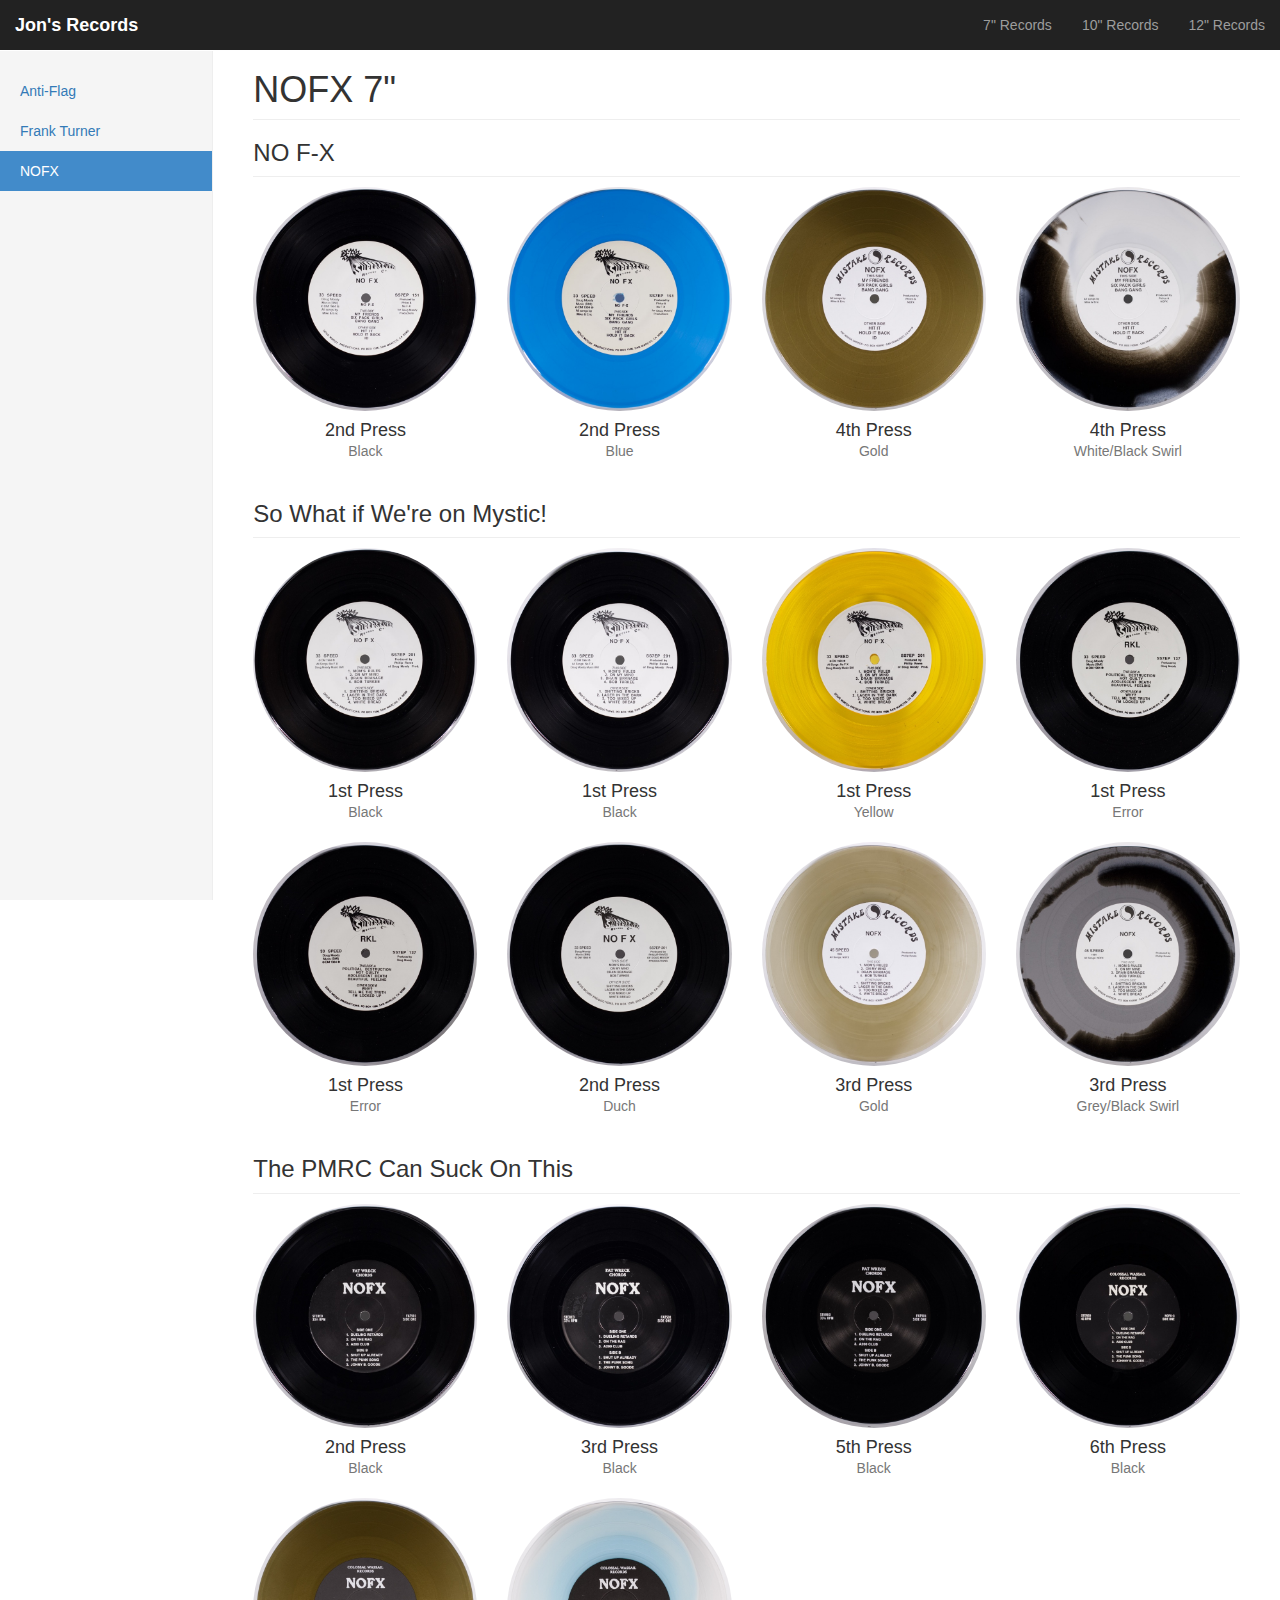
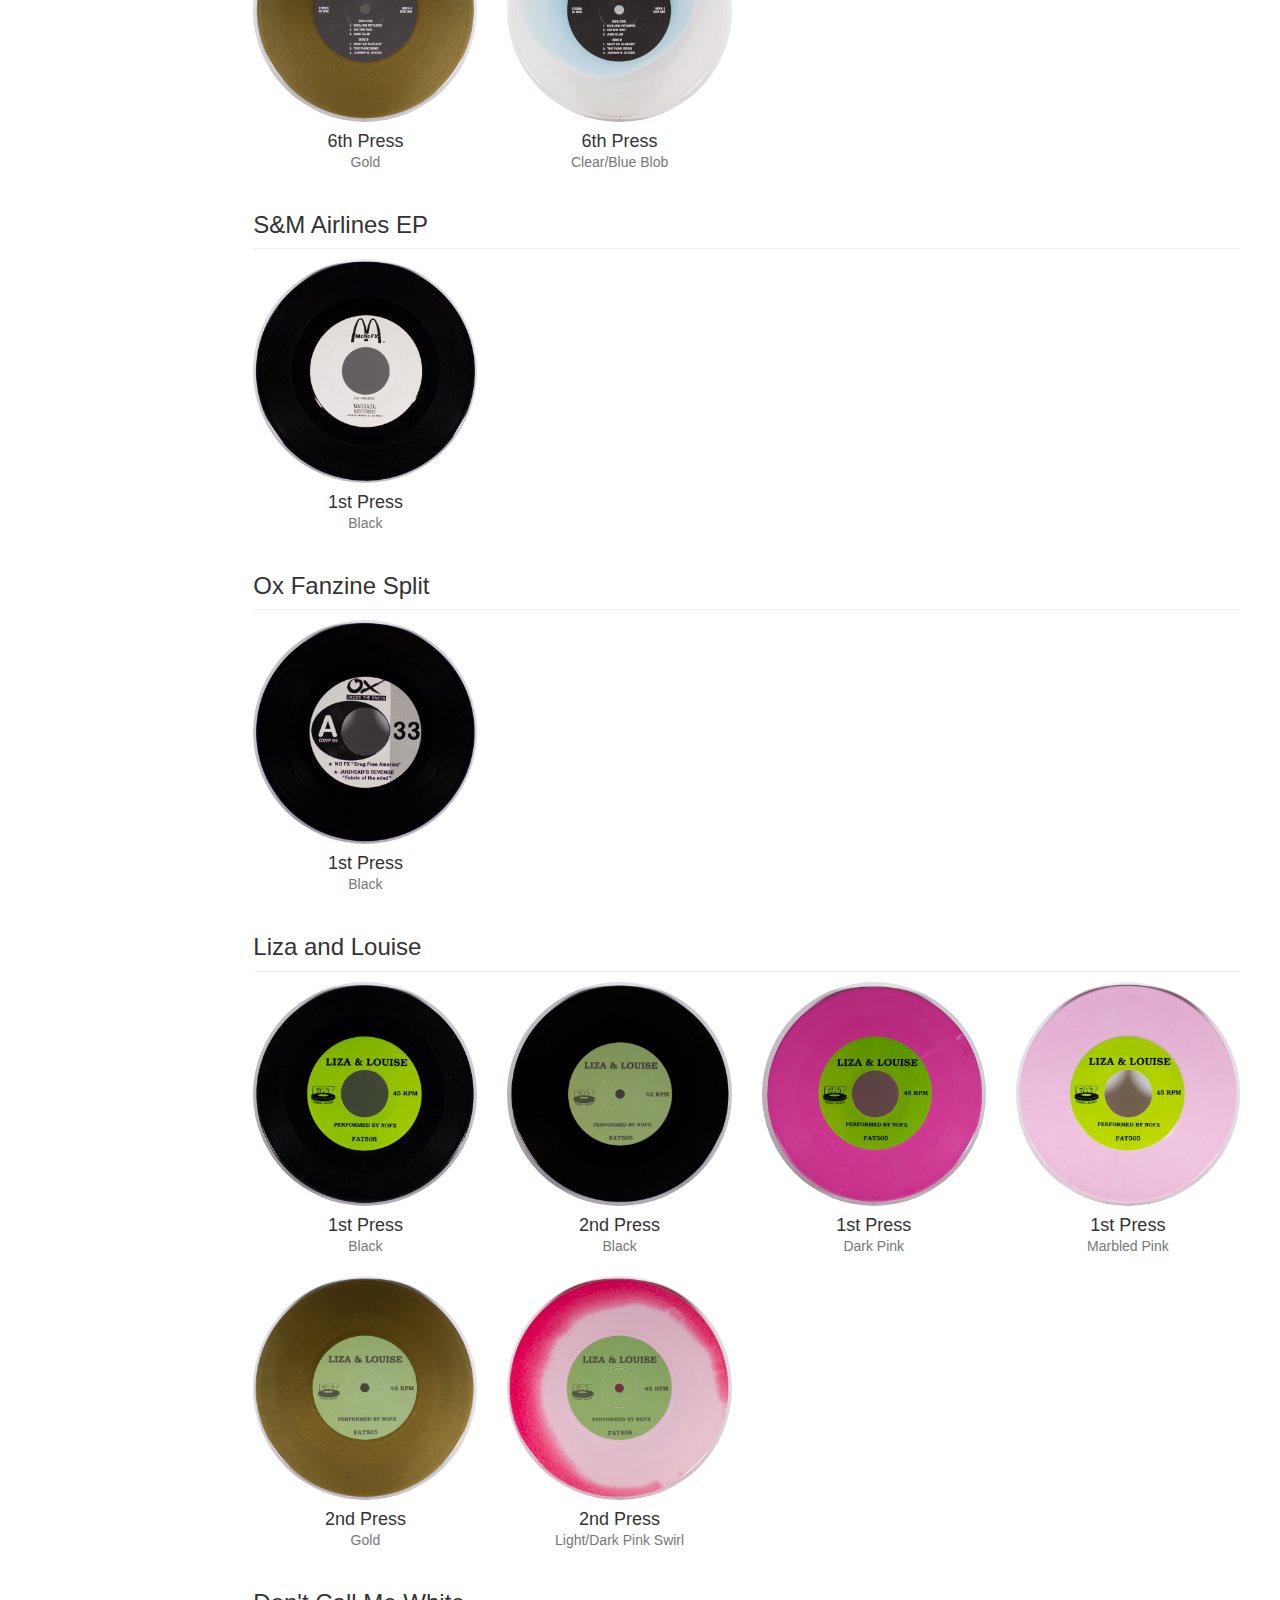
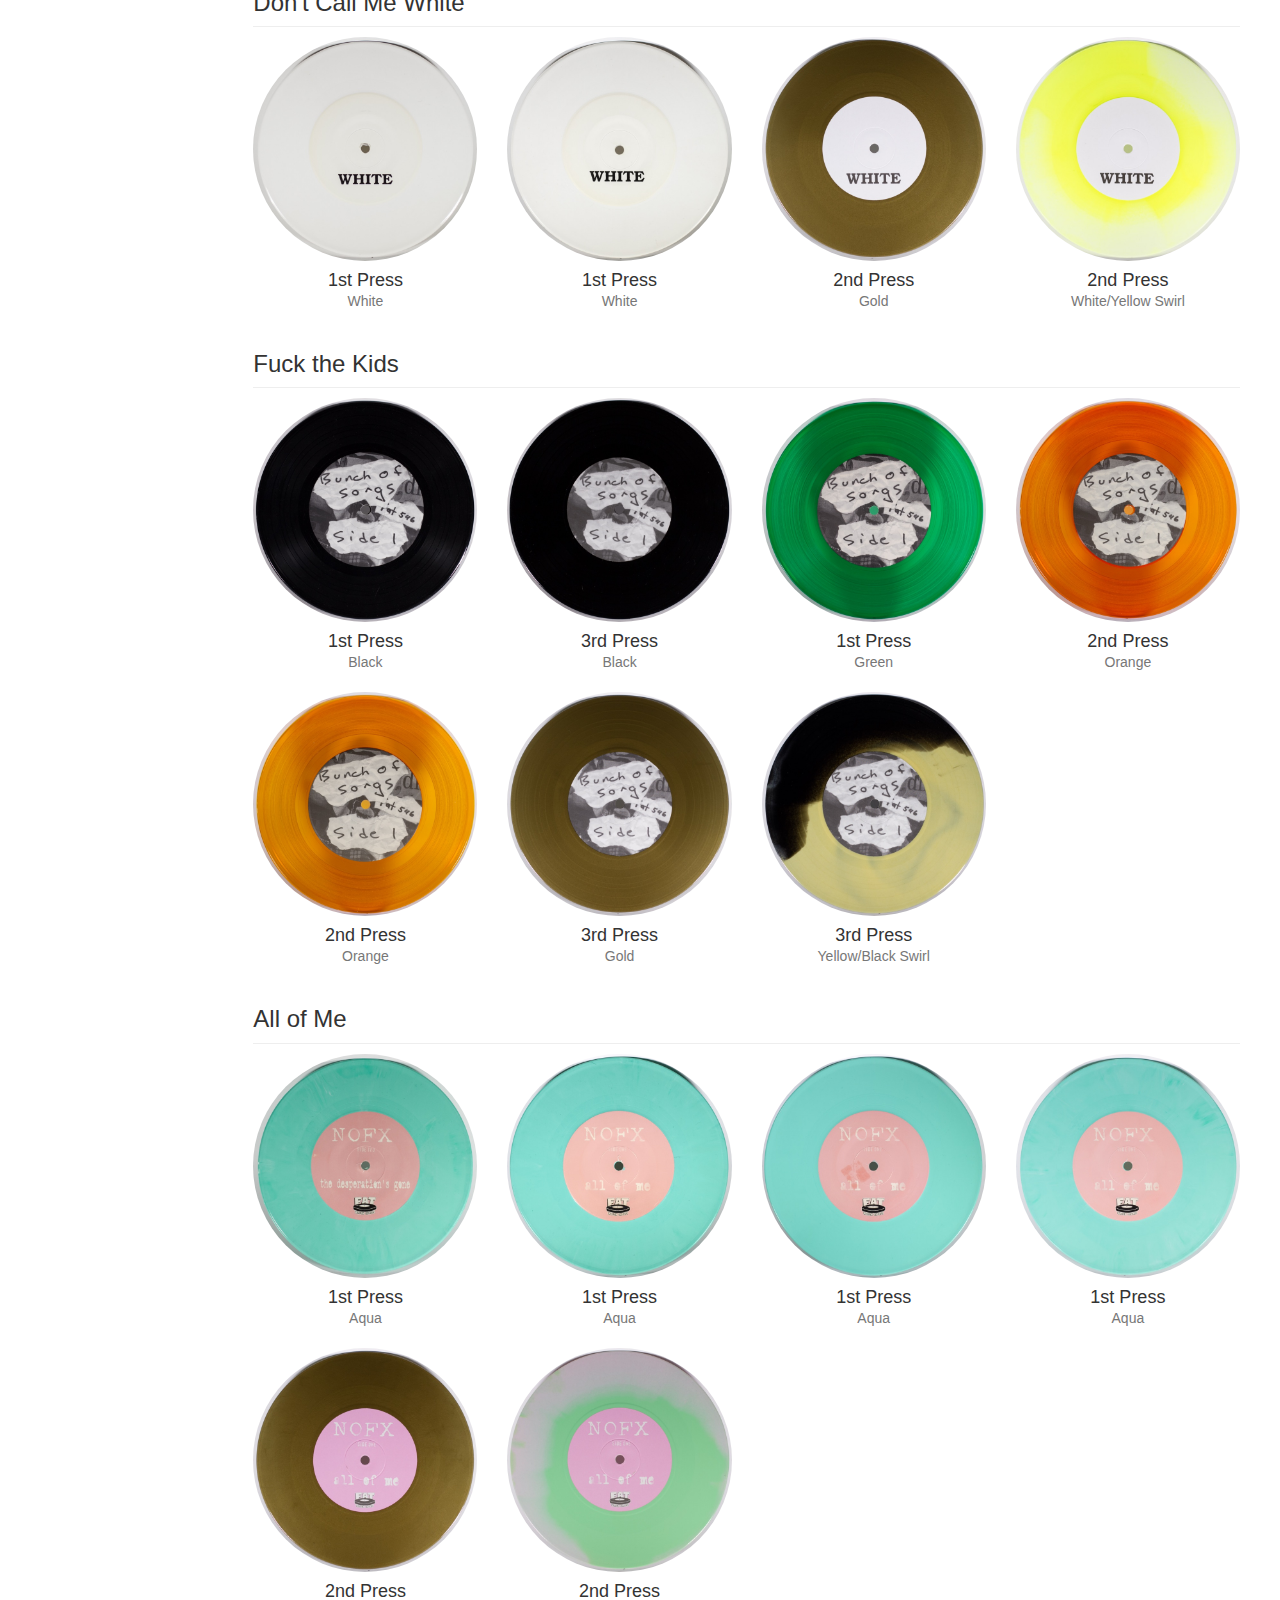
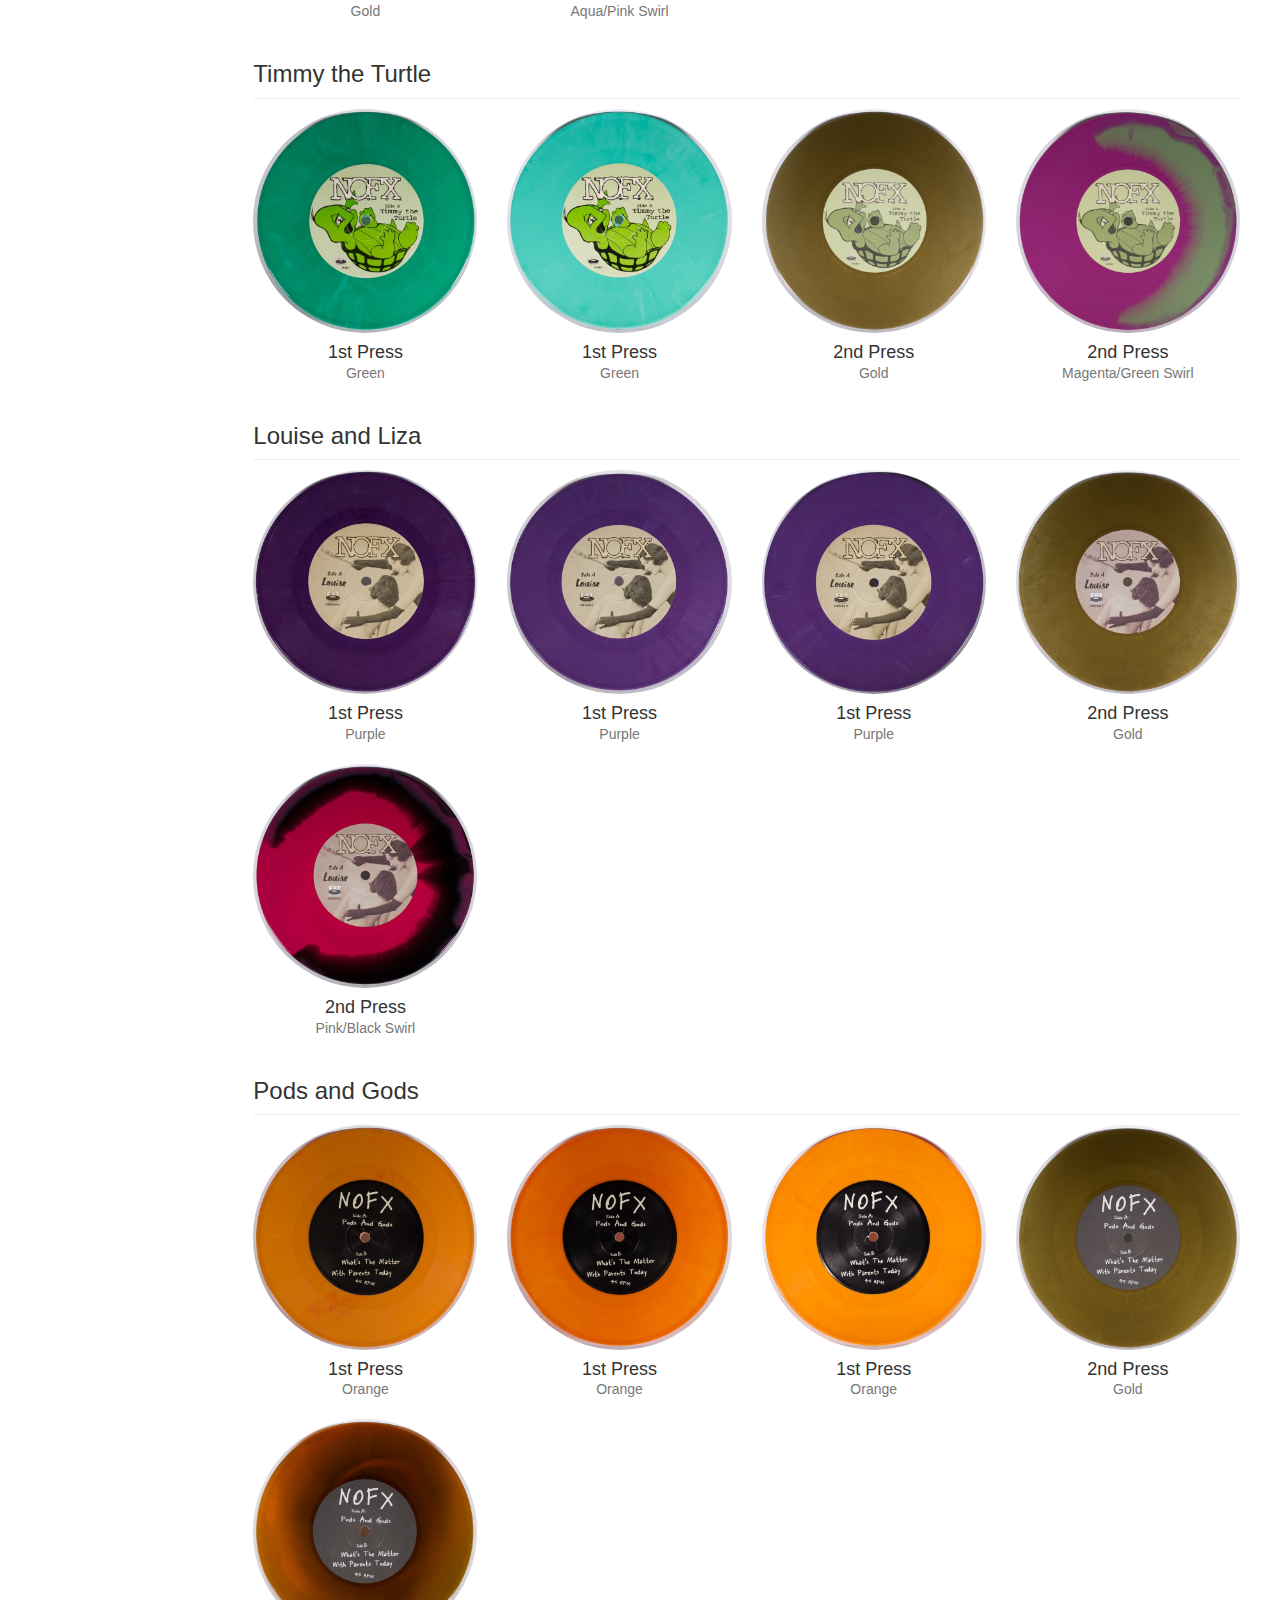
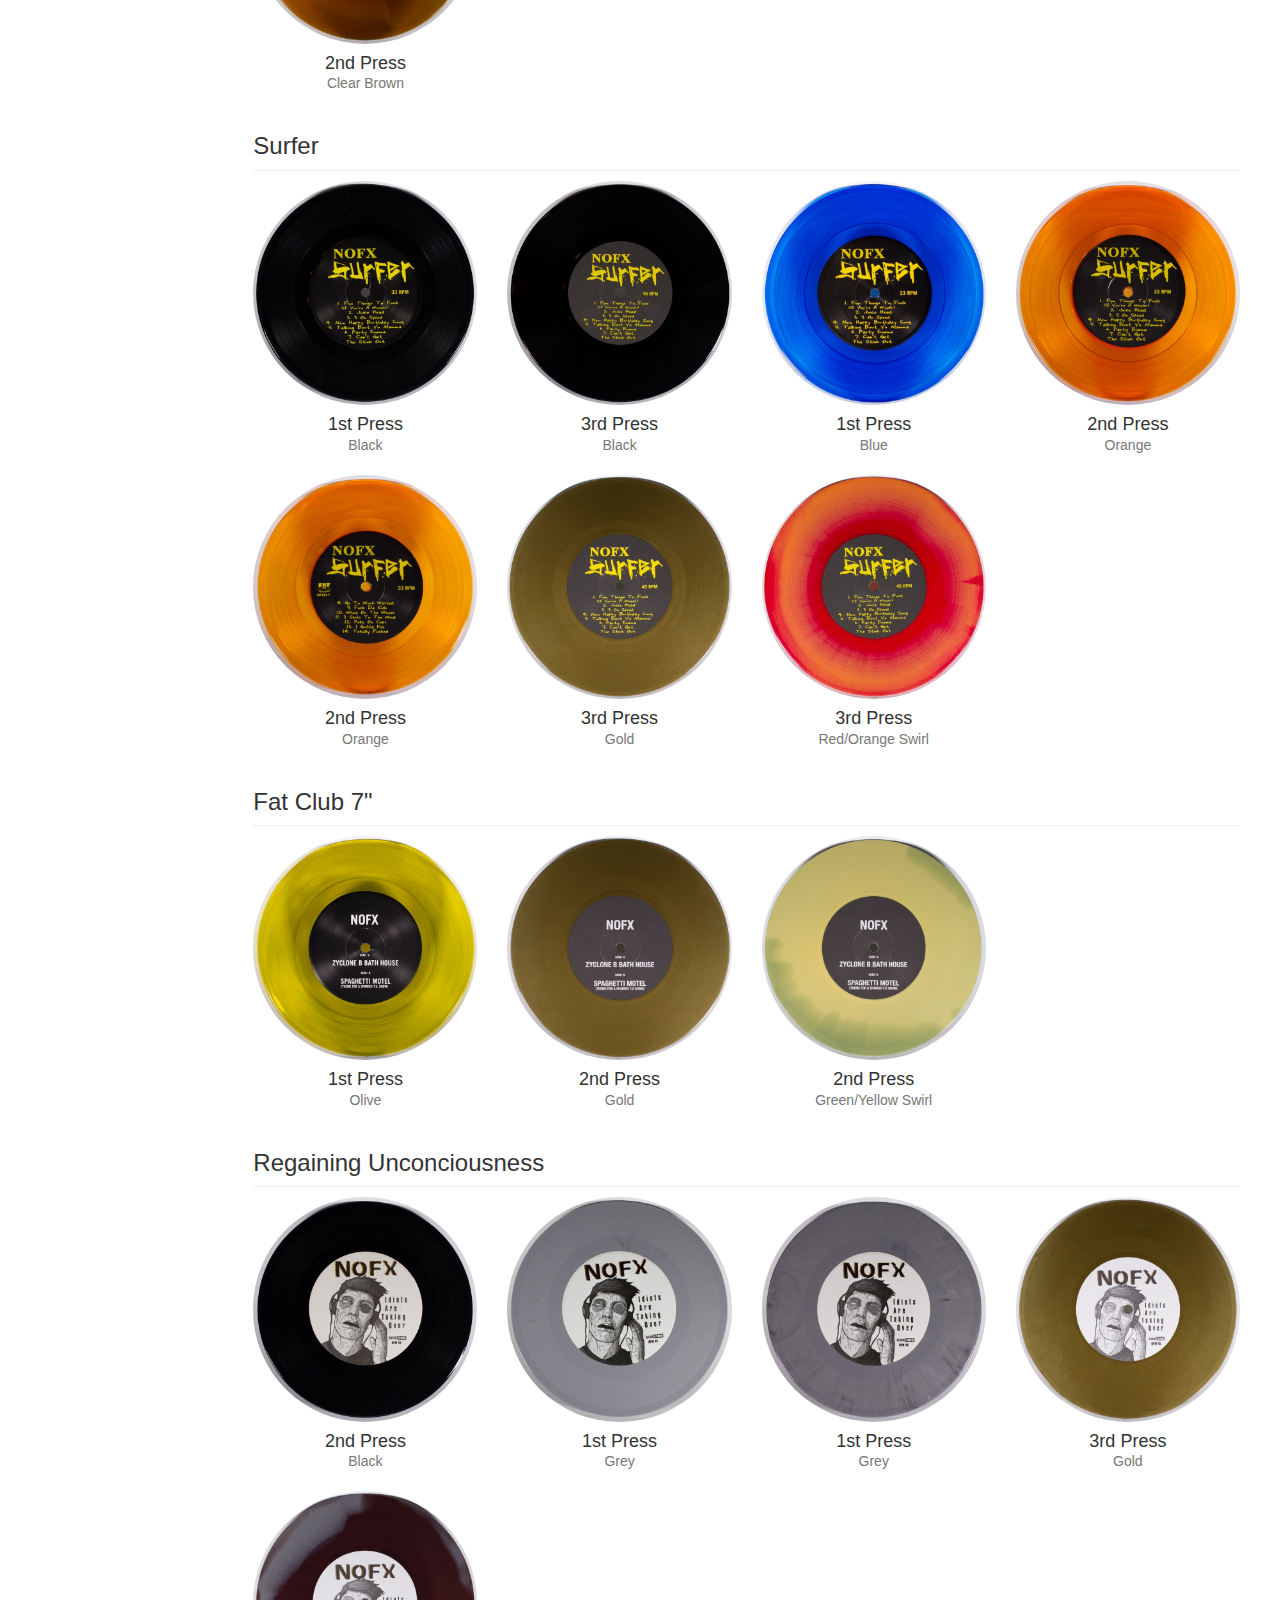
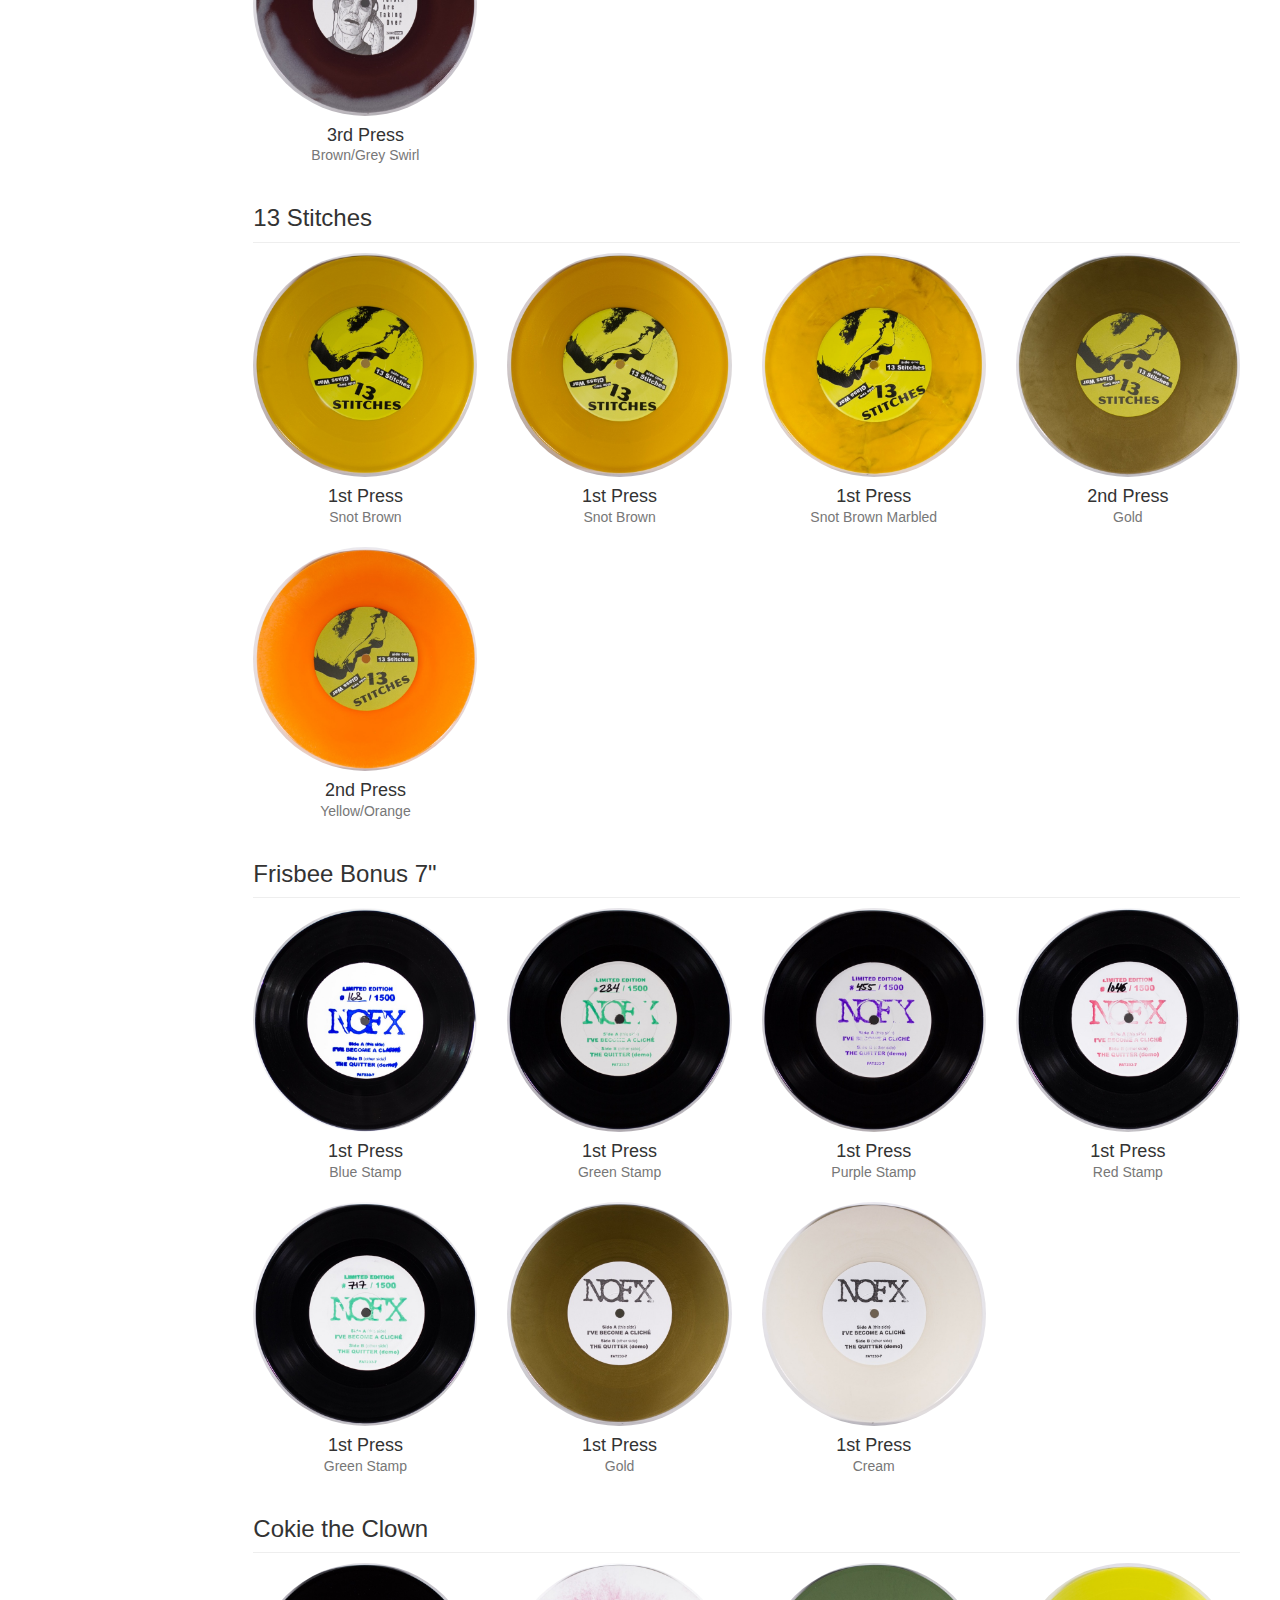
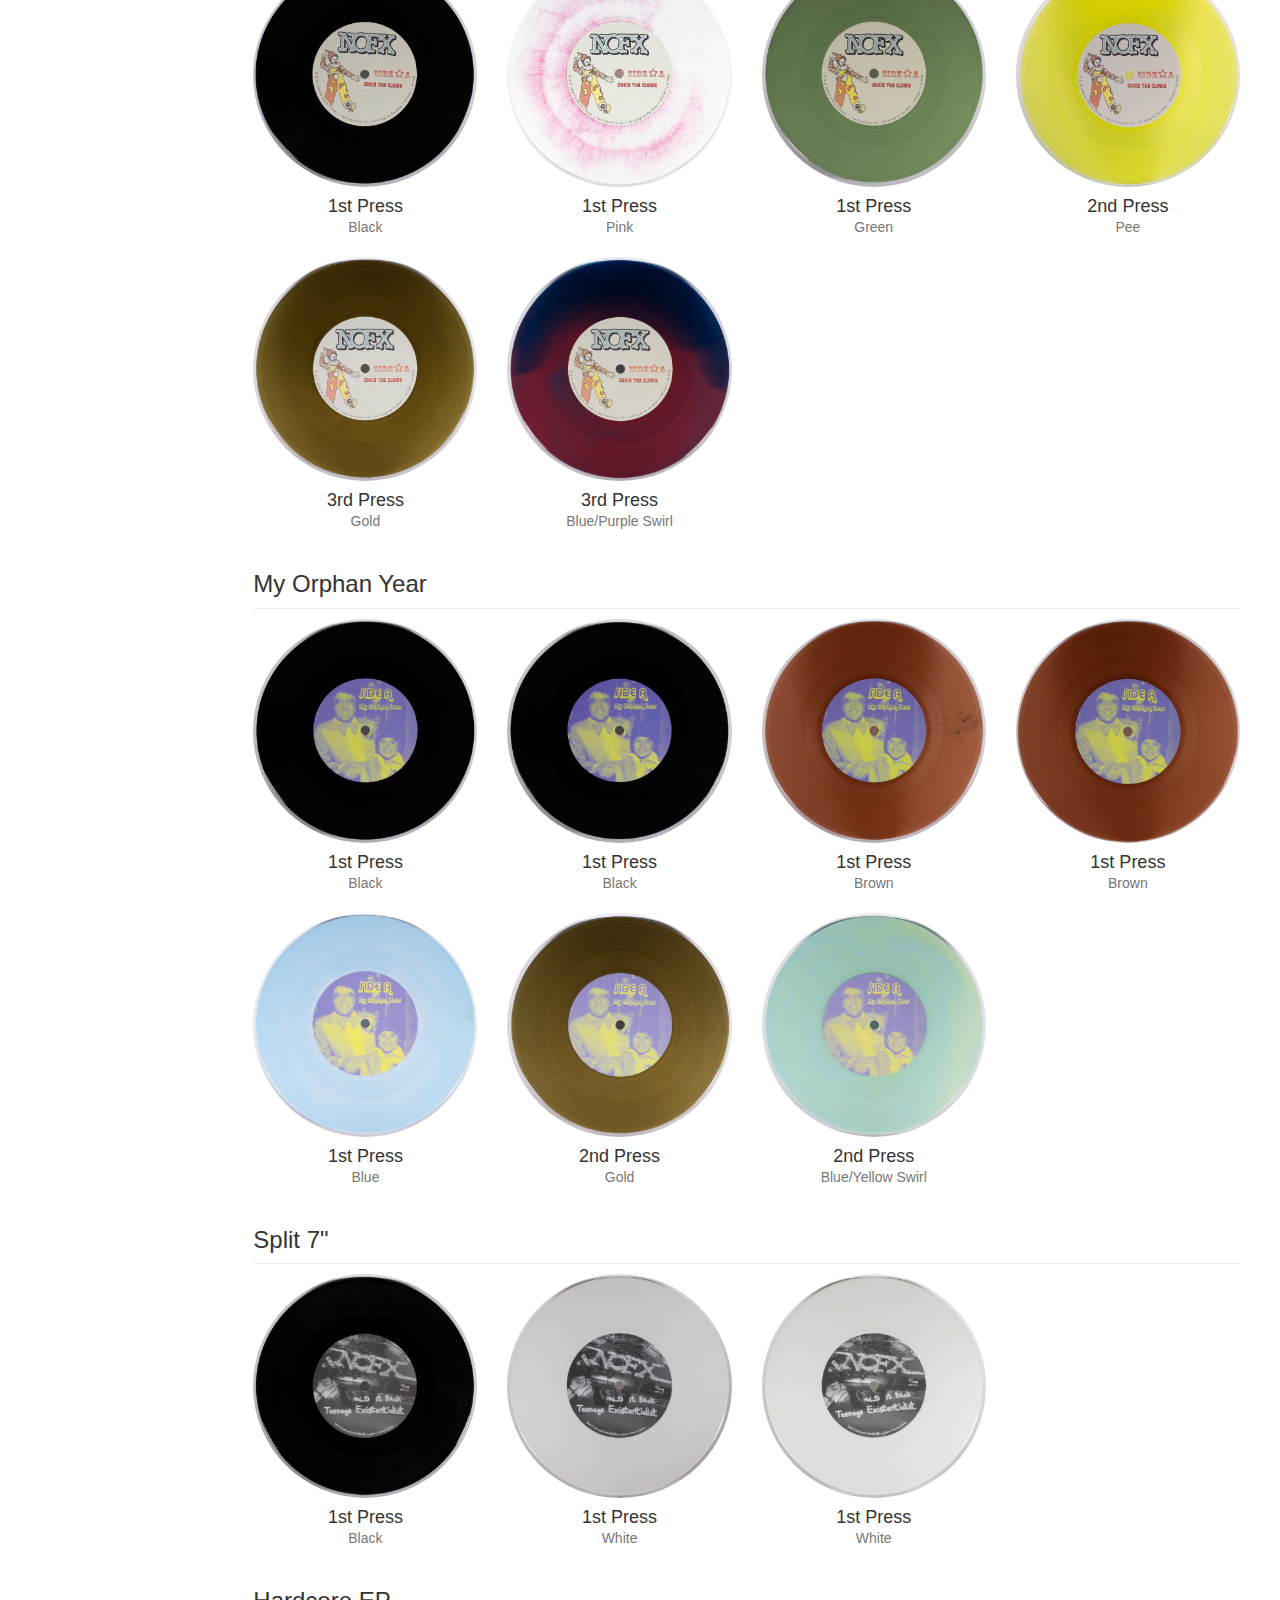
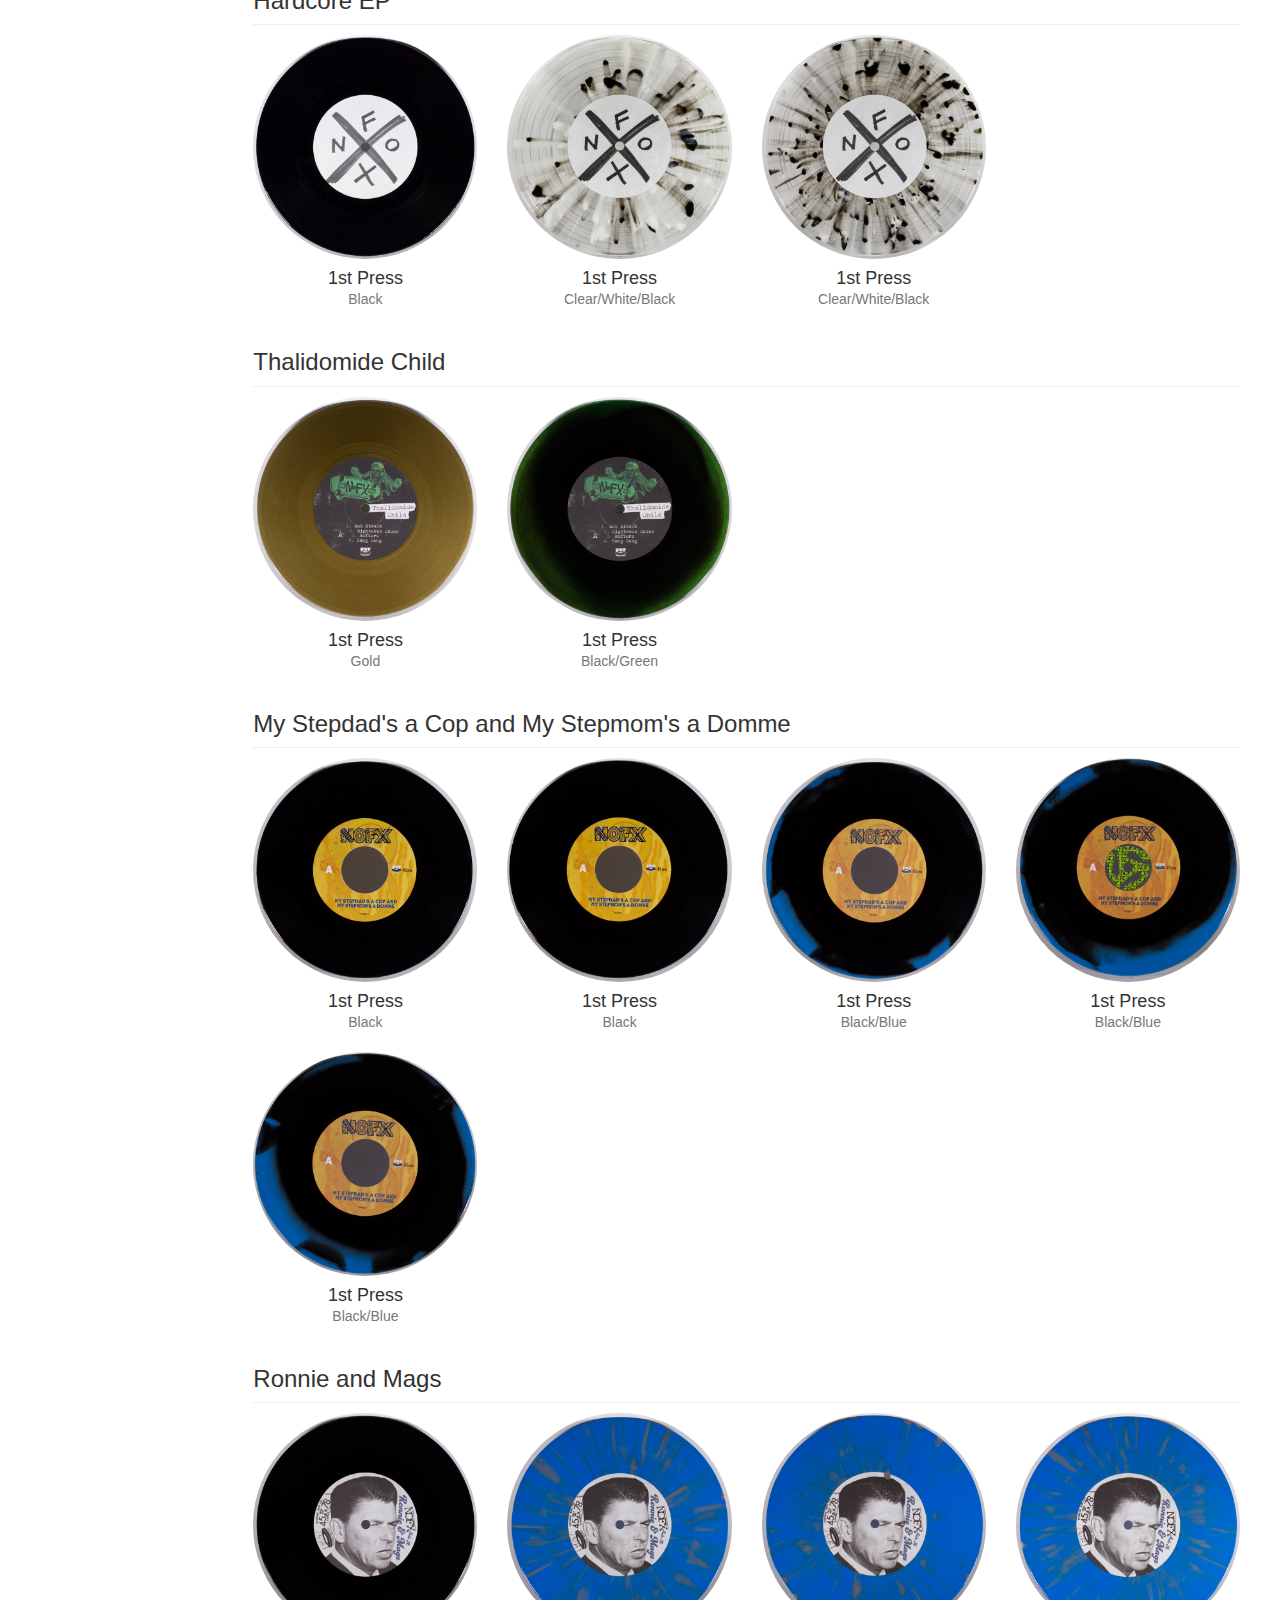
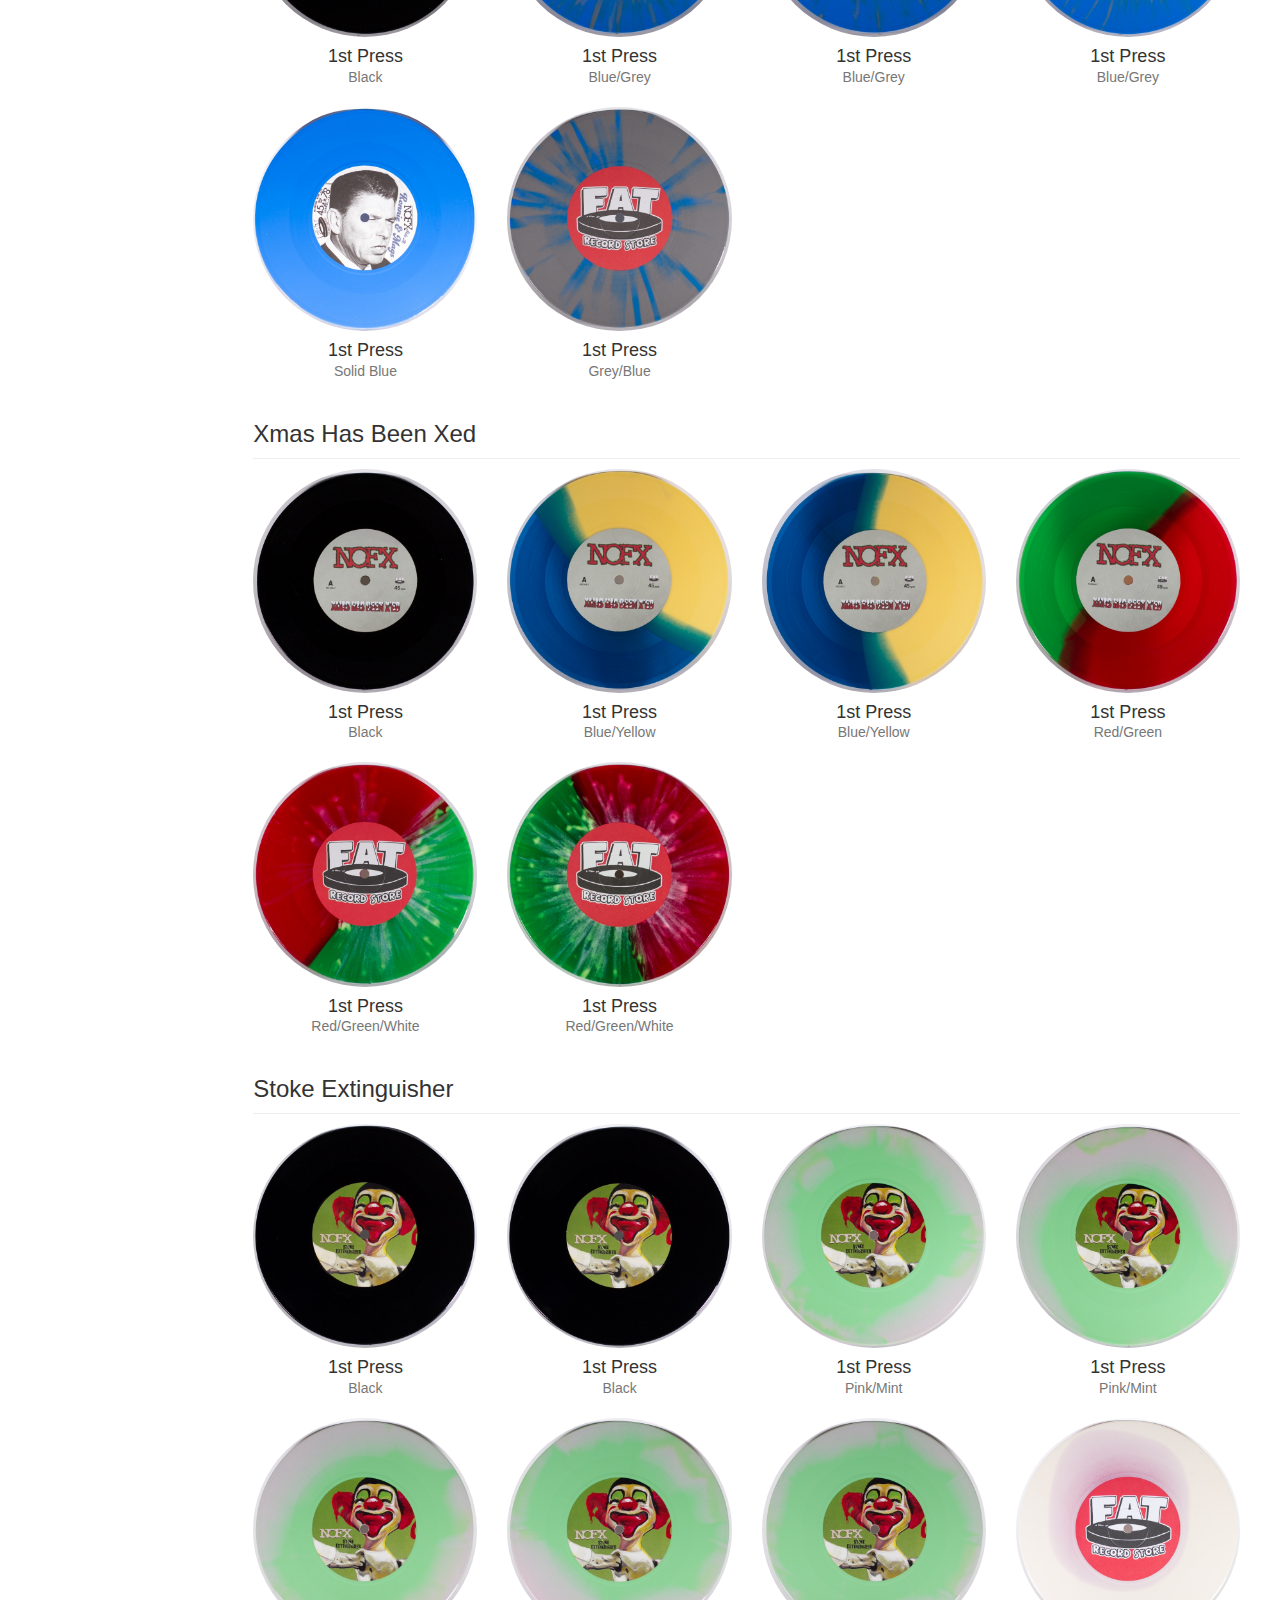
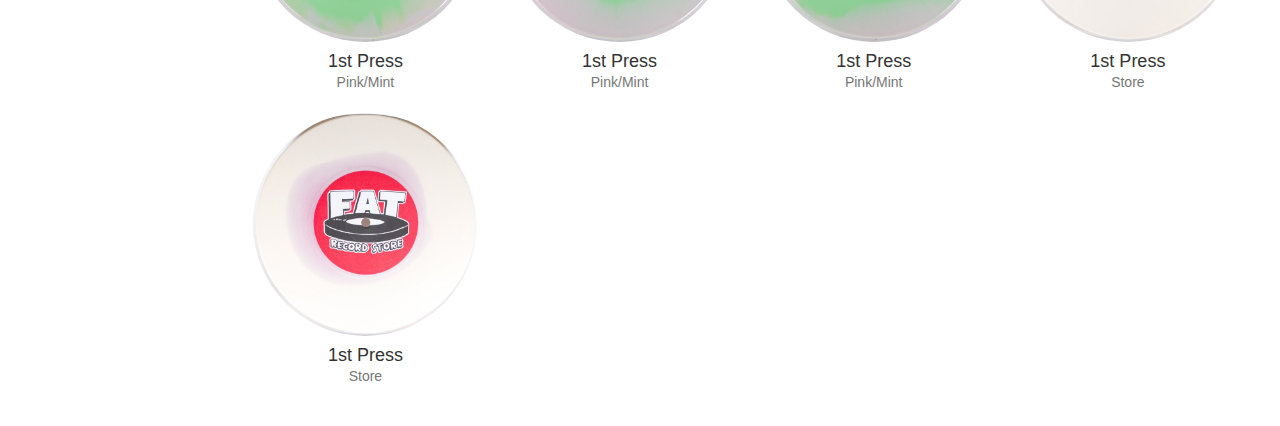
<file: indexDynamic.html>
<!DOCTYPE html>
<html lang="en">
  <head>
    <meta charset="utf-8">
    <meta http-equiv="X-UA-Compatible" content="IE=edge">
    <meta name="viewport" content="width=device-width, initial-scale=1">
    <meta name="description" content="">
    <meta name="author" content="">
    <link rel="icon" href="../../favicon.ico">

    <title>Bootstrap record page</title>
    <link href="css/bootstrap.min.css" rel="stylesheet">
    <link href="recordpage.css" rel="stylesheet">

    <!-- HTML5 shim and Respond.js for IE8 support of HTML5 elements and media queries -->
    <!--[if lt IE 9]>
      <script src="https://oss.maxcdn.com/html5shiv/3.7.2/html5shiv.min.js"></script>
      <script src="https://oss.maxcdn.com/respond/1.4.2/respond.min.js"></script>
    <![endif]-->
  </head>

  <body>

    <nav class="navbar navbar-inverse navbar-fixed-top" role="navigation">
      <div class="container-fluid">
        <div class="navbar-header">
          <button type="button" class="navbar-toggle collapsed" data-toggle="collapse" data-target="#navbar" aria-expanded="false" aria-controls="navbar">
            <span class="sr-only">Toggle navigation</span>
            <span class="icon-bar"></span>
            <span class="icon-bar"></span>
            <span class="icon-bar"></span>
          </button>
          <a class="navbar-brand" href="#"><b>Jon's Records</b></a>
        </div>
        <div id="navbar" class="navbar-collapse collapse">
          <ul class="nav navbar-nav navbar-right">
            <li><a href="#">7" Records</a></li>
            <li><a href="#">10" Records</a></li>
            <li><a href="#">12" Records</a></li>
          </ul>
        </div>
      </div>
    </nav>

    <div class="container-fluid">
      <div class="row">
        <div class="col-sm-3 col-md-2 sidebar">
          <ul class="nav nav-sidebar">
            <li><a href="#">Anti-Flag </a></li>
            <li><a href="#">Frank Turner</a></li>
            <li class="active"><a href="#">NOFX <span class="sr-only">(current)</span></a></li>
          </ul>
        </div>
        <div class="col-sm-9 col-sm-offset-3 col-md-10 col-md-offset-2 main">
          
         <h1 class="page-header">NOFX 7"</h1>
         <script language="JavaScript">
           // Create a connection to the file.
           var Connect = new XMLHttpRequest();
 
           // Define which file to open and
           // send the request.
           Connect.open("GET", "./NOFX7.xml", false);
           Connect.setRequestHeader("Content-Type", "text/xml");
           Connect.send(null);
 
           // Place the response in an XML document.
           var TheDocument = Connect.responseXML;
 
           // Place the root node in an element.
           var Records = TheDocument.childNodes[0];
           var Albumold = "none"
           // Retrieve each customer in turn.
           for (var i = 0; i < Records.children.length; i++)
           {
            var record = Records.children[i];
            
            // Access each of the data values.
            var Album = record.getElementsByTagName("Album");
            var Color = record.getElementsByTagName("Color");
            var Press = record.getElementsByTagName("Press");
            var Rarity = record.getElementsByTagName("Rarity");
            var Aside = record.getElementsByTagName("A-Side");
            
            
  
            // Write the data to the page.
            if ((Album[0].textContent != Albumold[0].textContent)&&(i!=0)){
               document.write("</div>");
            }
            
            if (Album[0].textContent != Albumold[0].textContent){
               document.write("<h3 class=\"sub-header\">");
               document.write(Album[0].textContent.toString());
               document.write("</h3><div class=\"row placeholders\">");
            }
            document.write("<div class=\"col-xs-6 col-sm-3 record\"><img src=\"");
            document.write(Aside[0].textContent.toString());
            document.write("\" class=\"img-responsive\" alt=\"Generic record thumbnail\"><h4>");
            document.write(Press[0].textContent.toString());
            document.write("</h4><span class=\"text-muted\">");
            document.write(Color[0].textContent.toString());
            document.write("</span></div>");
            
            
            var Albumold = Album;
            
           }
         </script>
          
          
        </div>
      </div>
    </div>

    <!-- Bootstrap core JavaScript
    ================================================== -->
    <!-- Placed at the end of the document so the pages load faster -->
    <script src="https://ajax.googleapis.com/ajax/libs/jquery/1.11.1/jquery.min.js"></script>
    <script src="js/bootstrap.min.js"></script>

  </body>
</html>
</file>
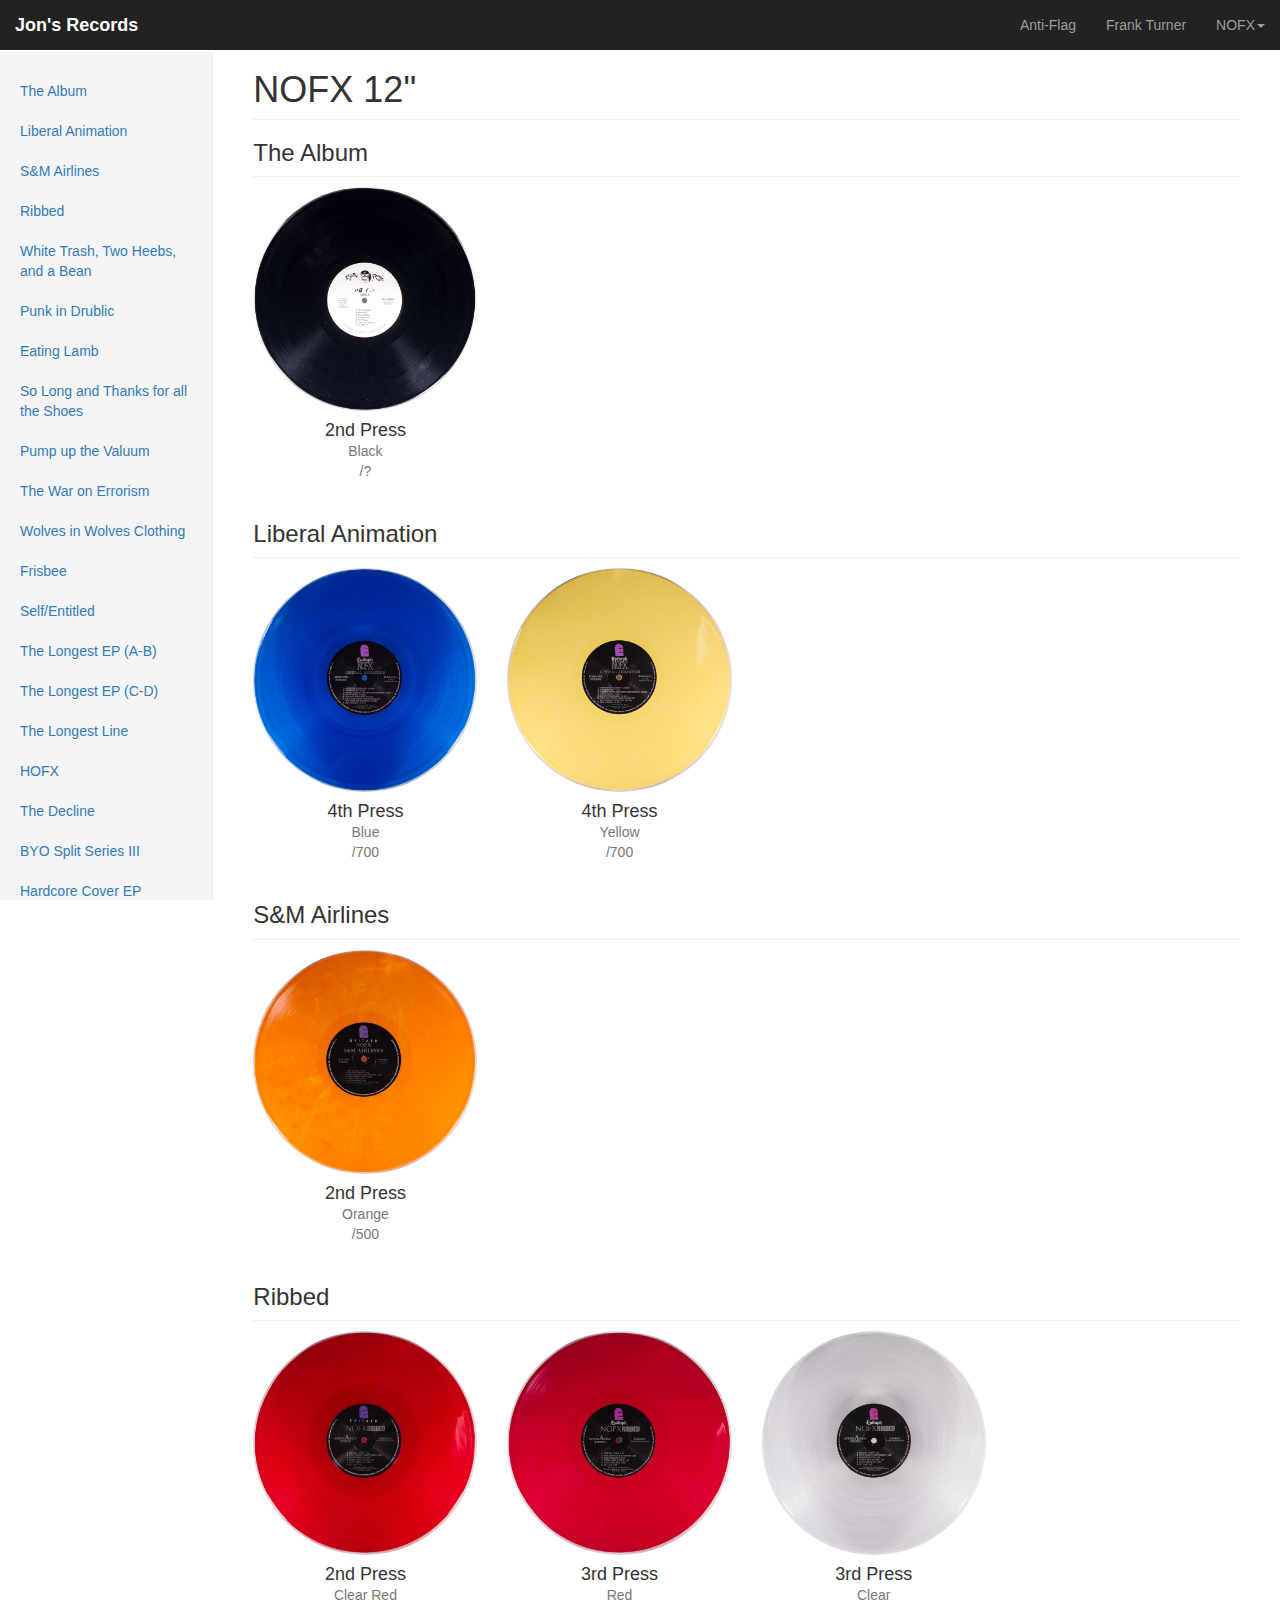
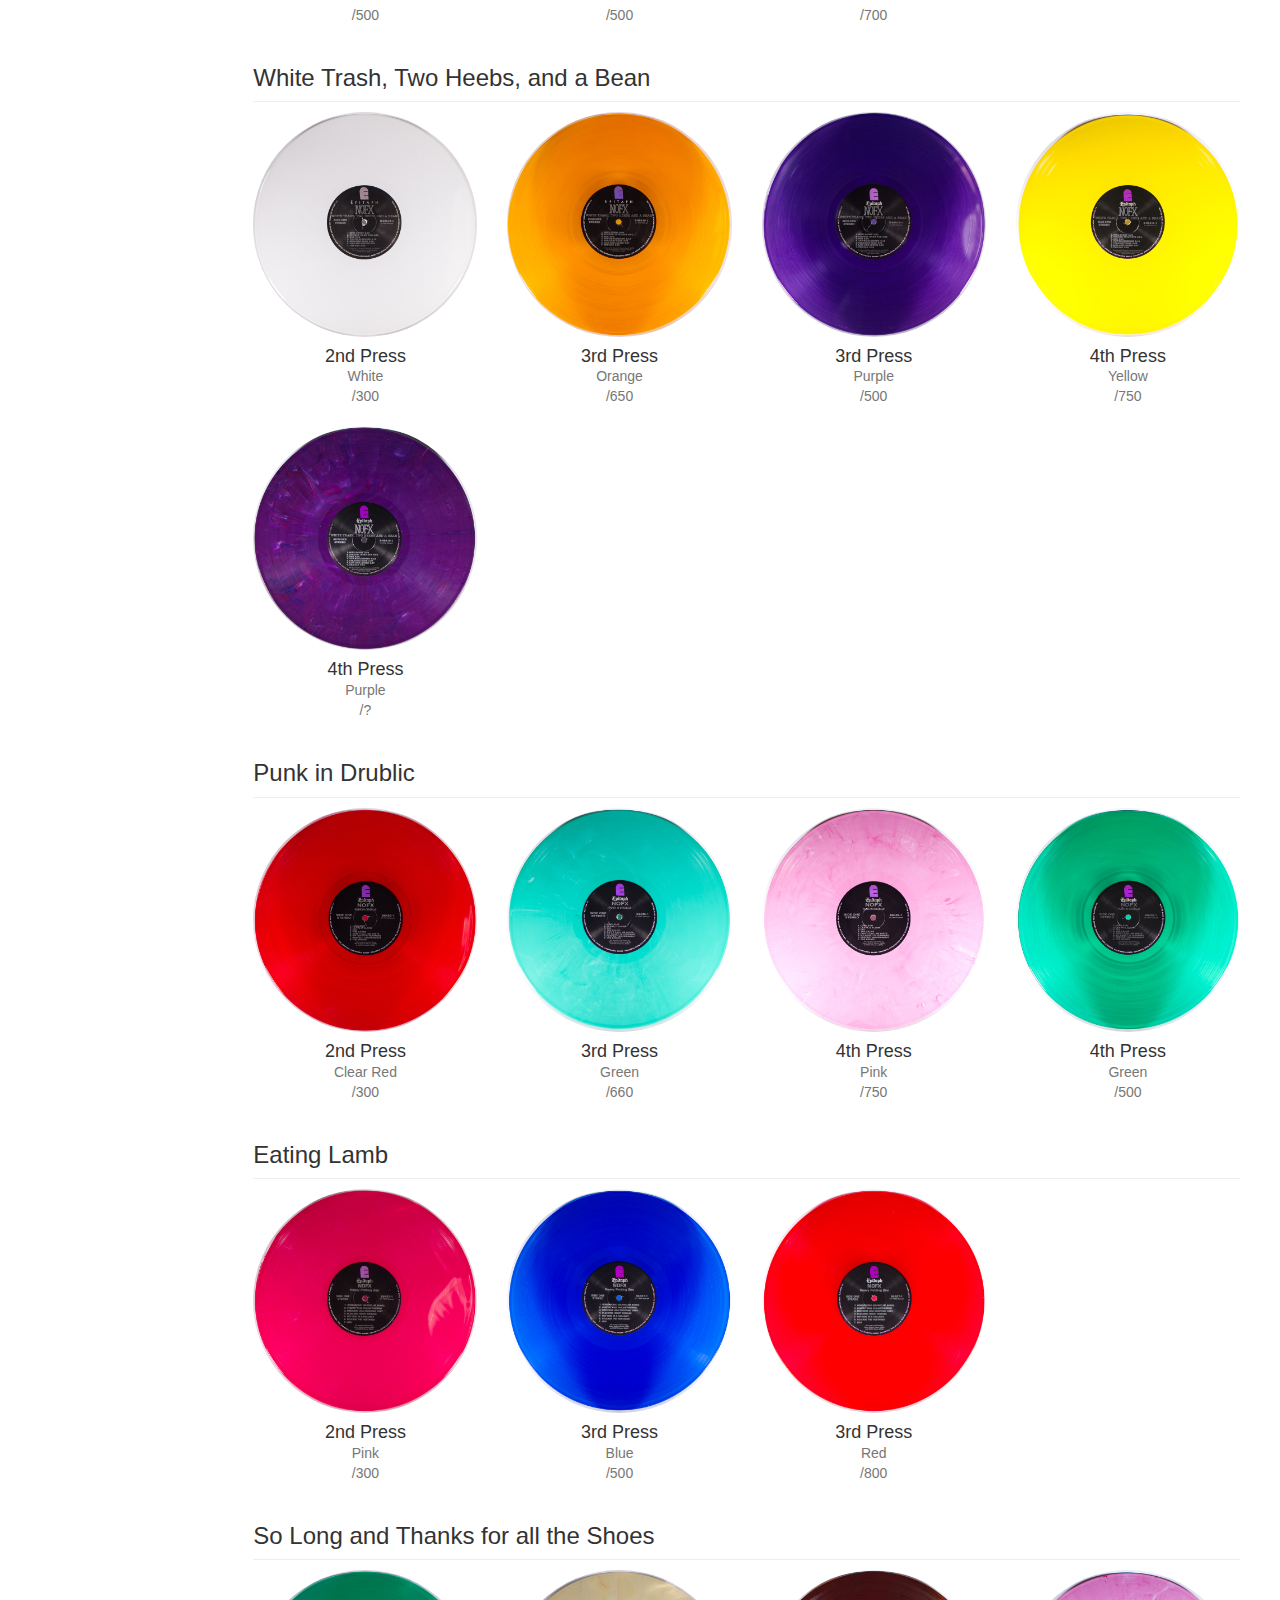
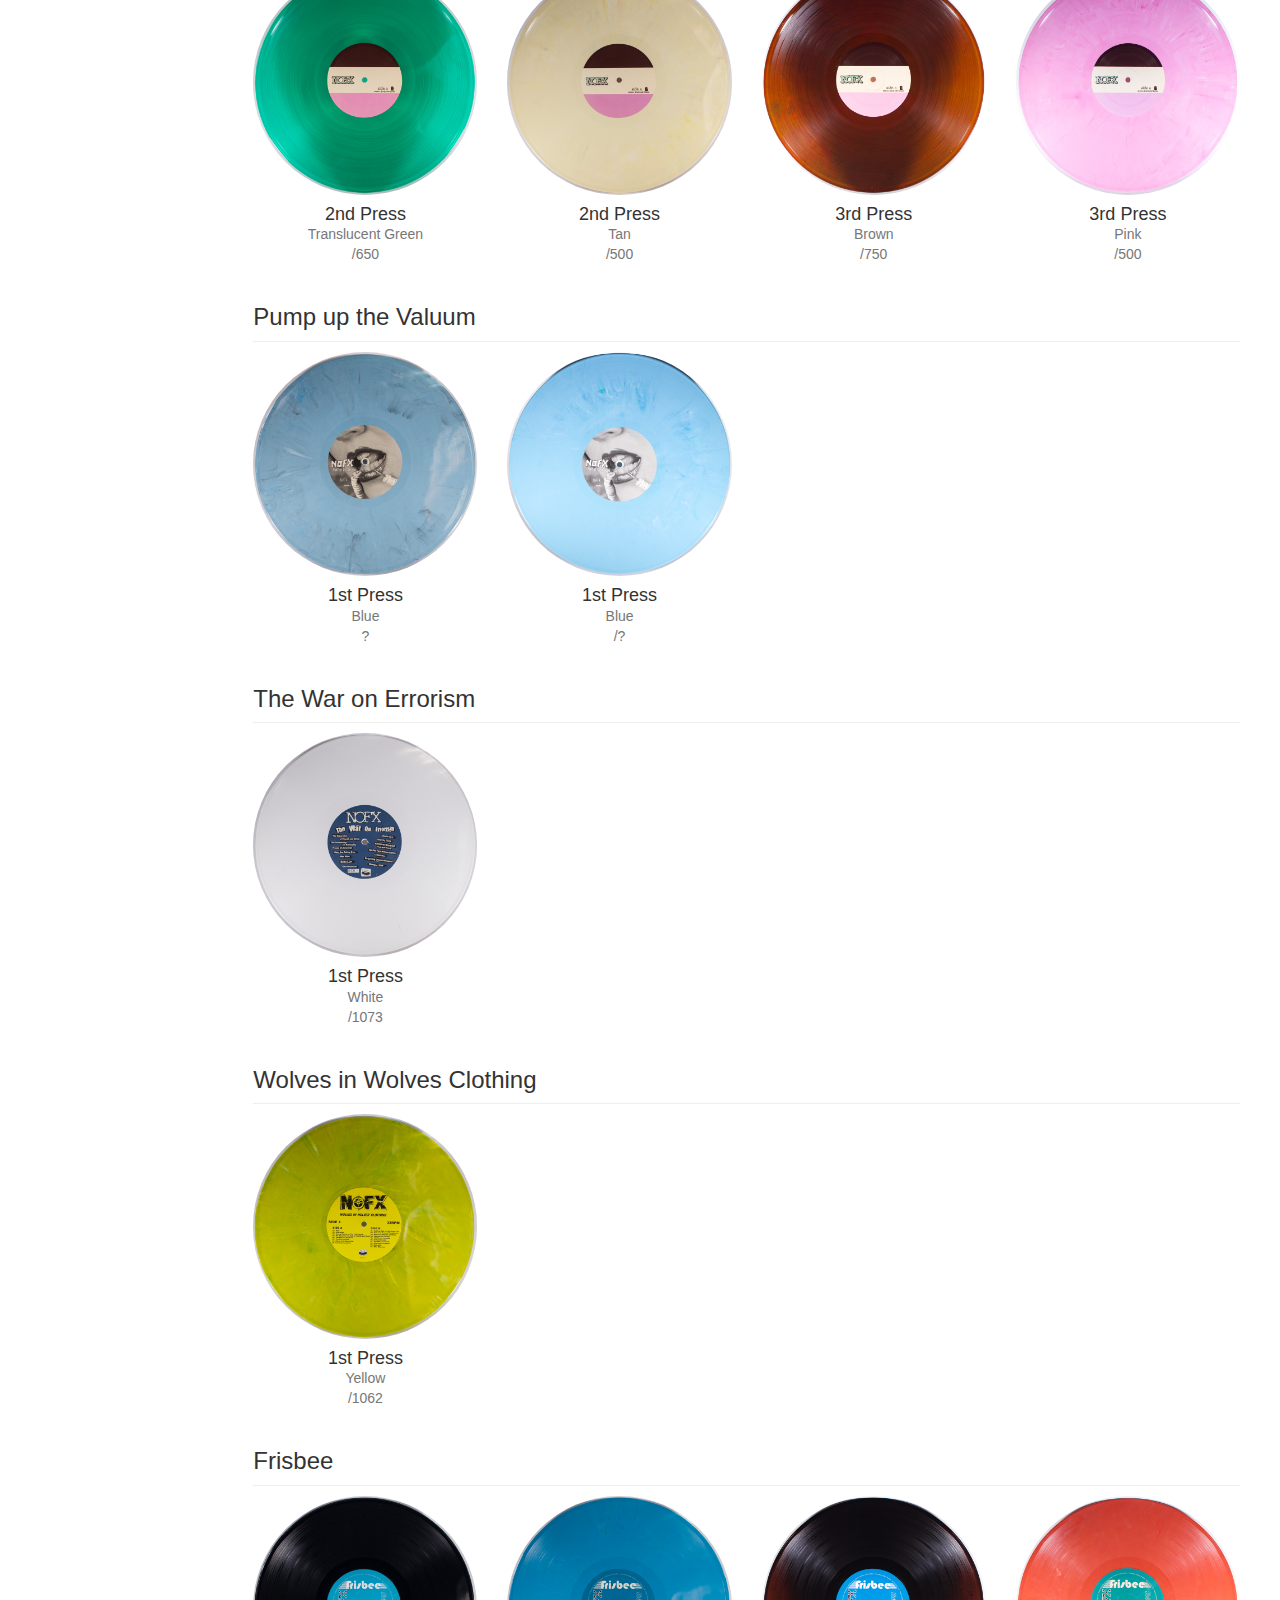
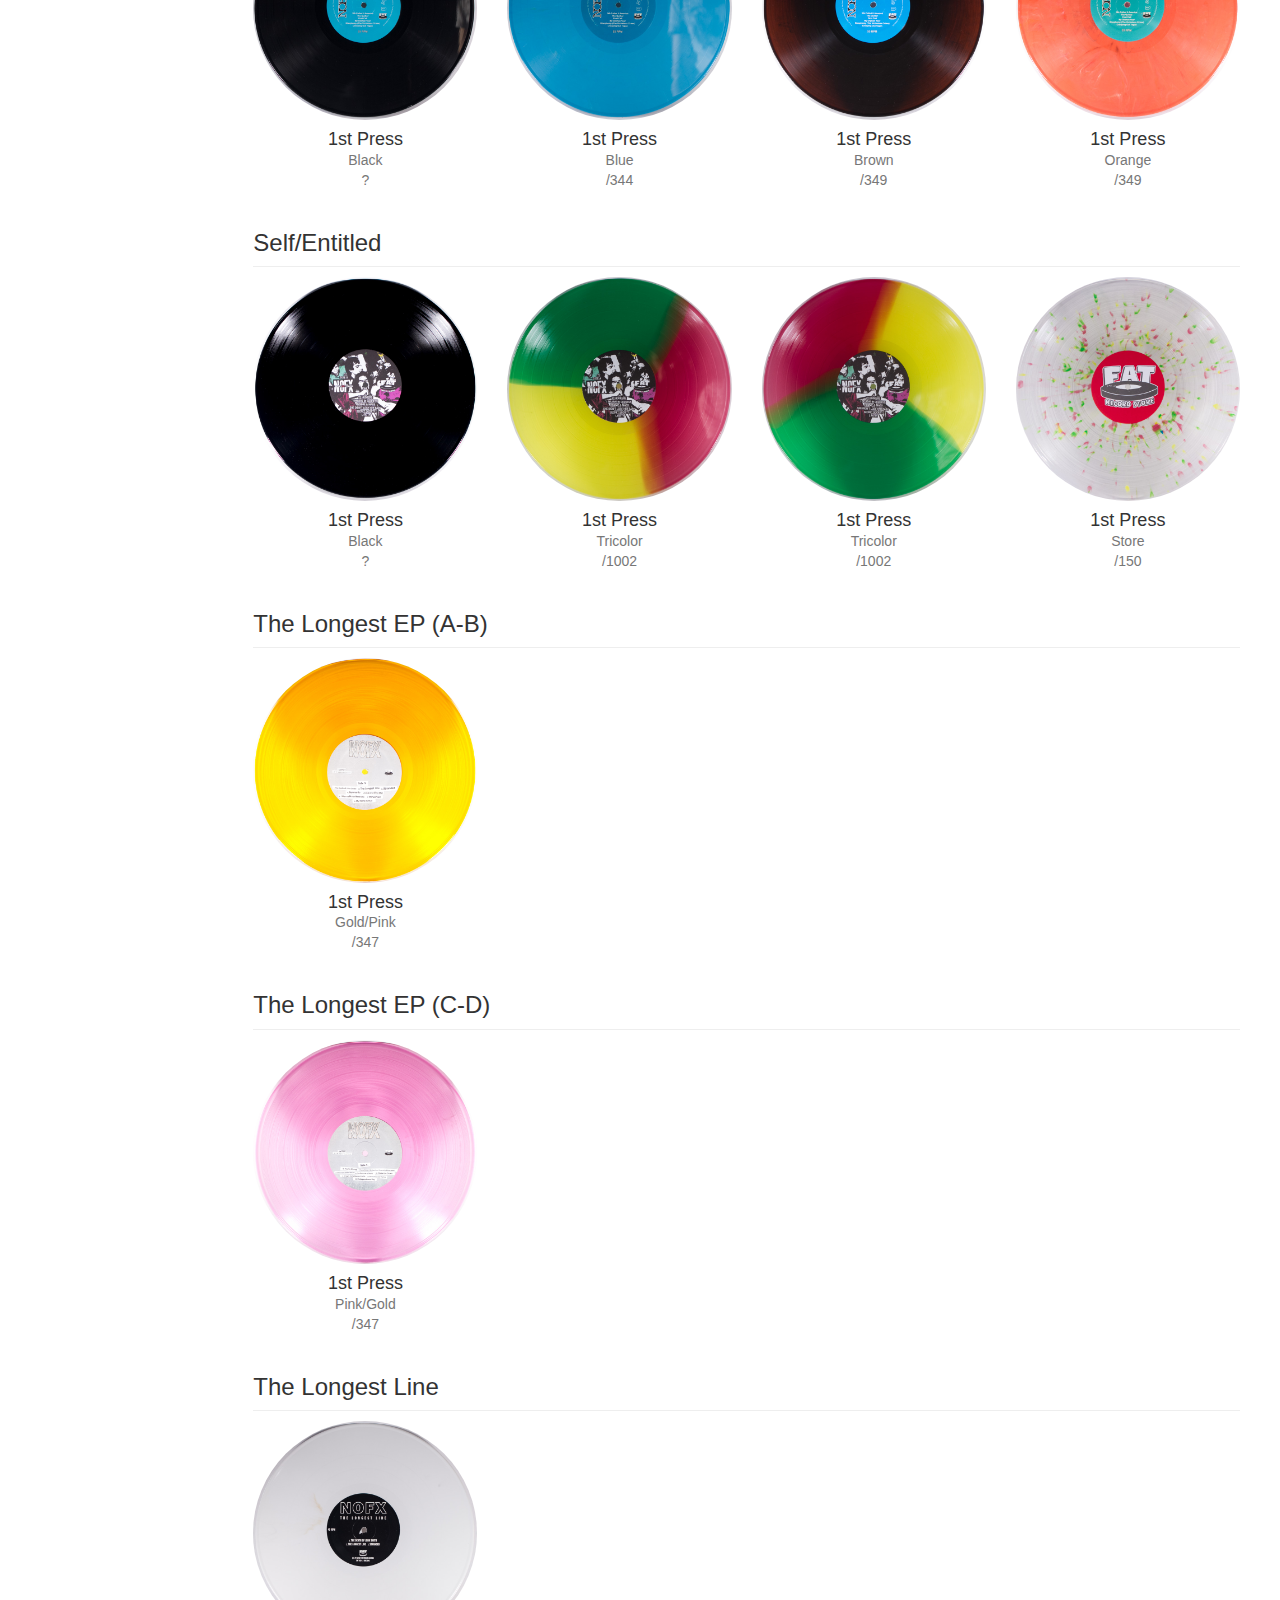
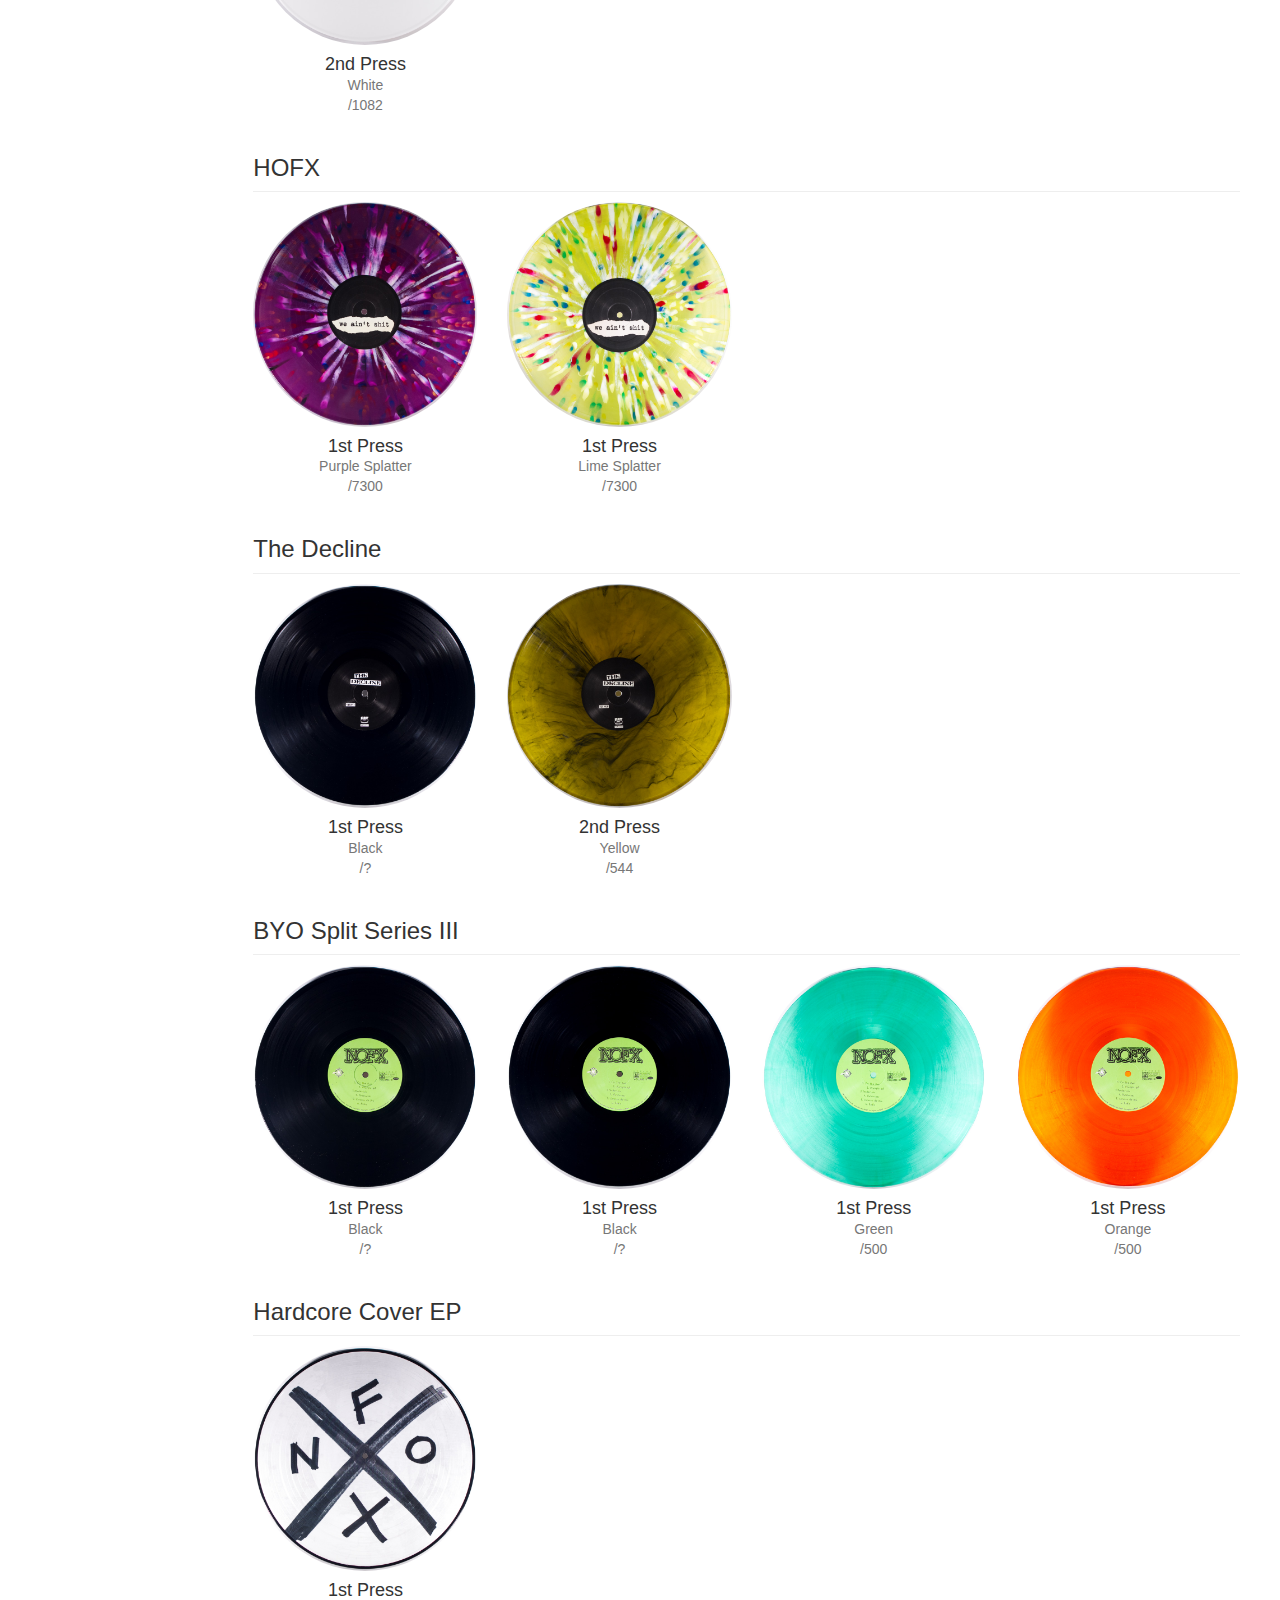
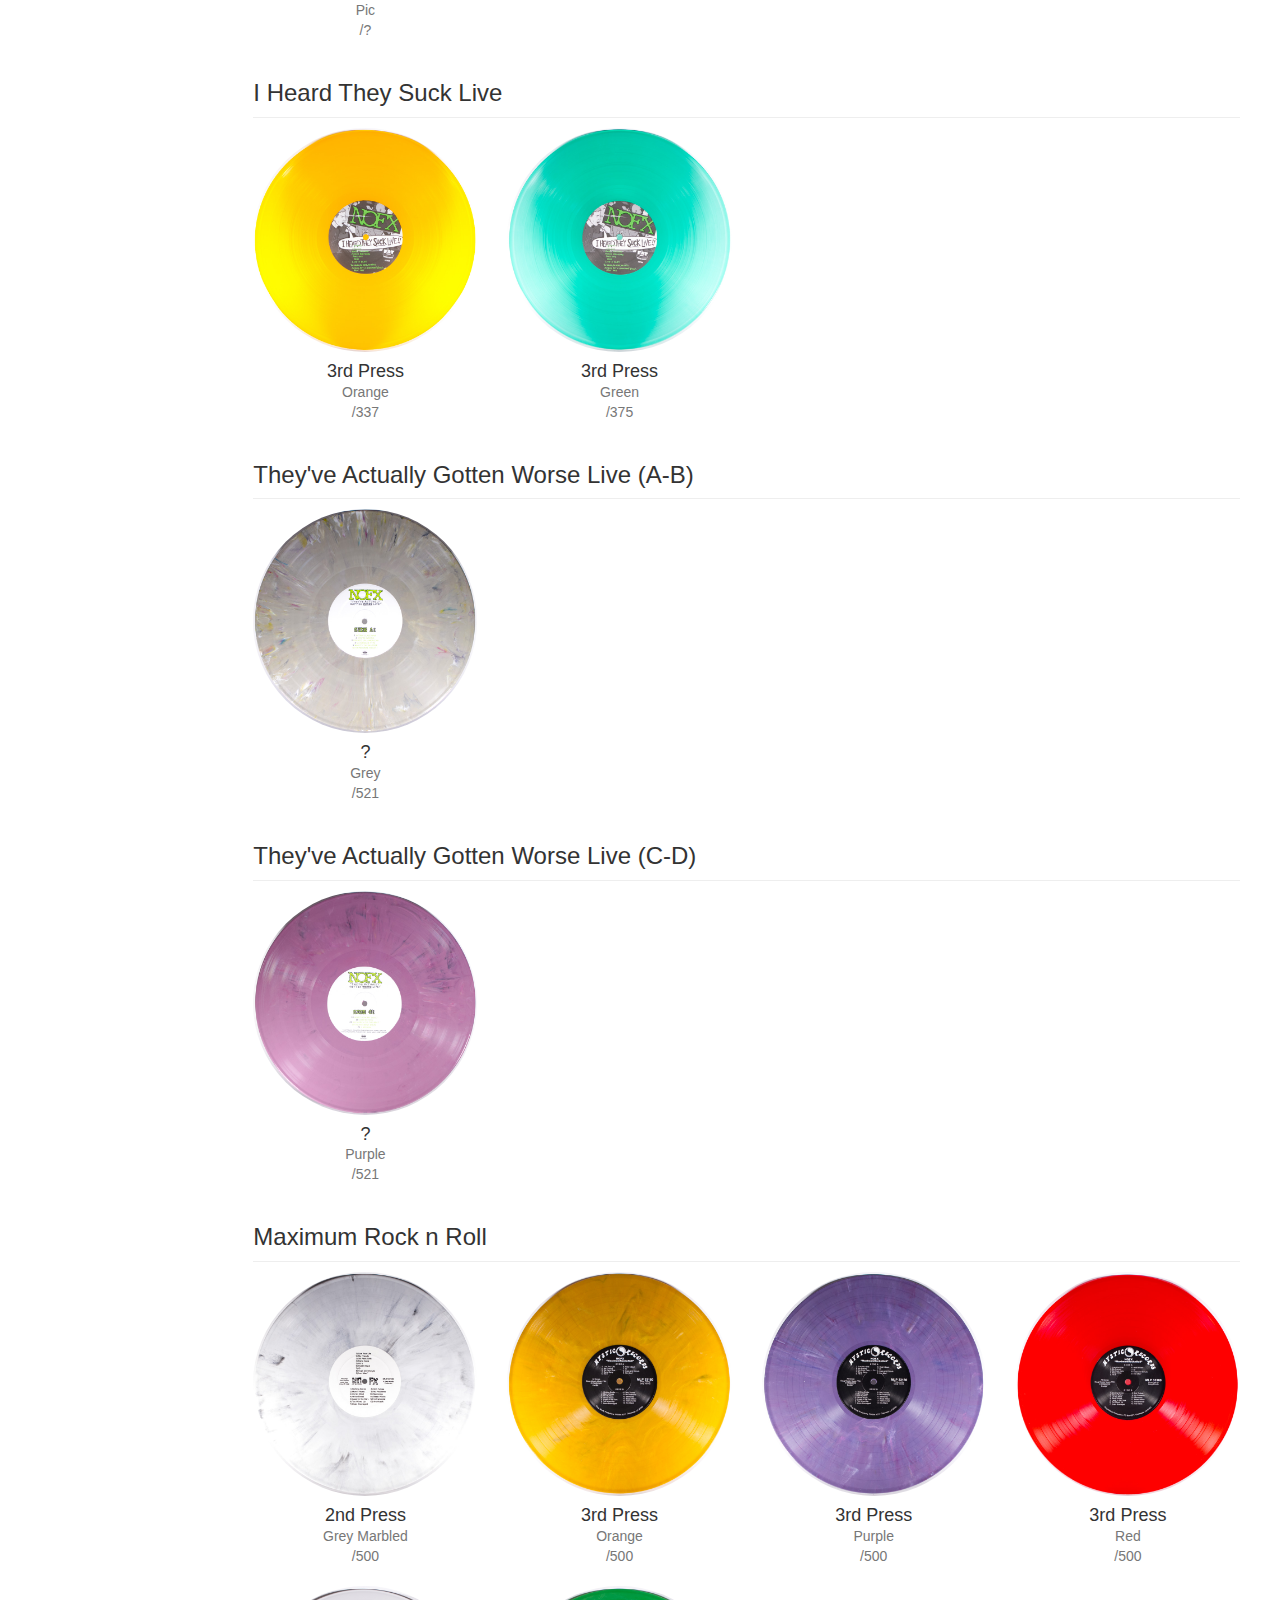
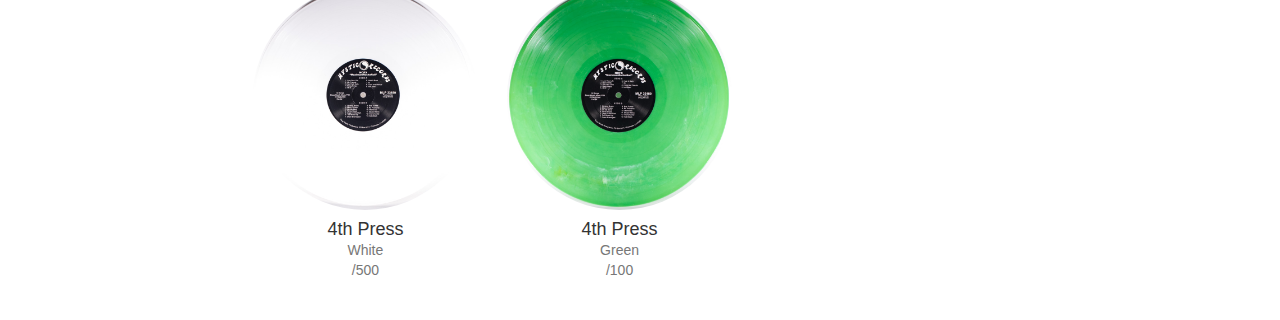
<file: nofx12.html>
<!DOCTYPE html>
<html lang="en">
  <head>
    <meta charset="utf-8">
    <meta http-equiv="X-UA-Compatible" content="IE=edge">
    <meta name="viewport" content="width=device-width, initial-scale=1">
    <meta name="description" content="">
    <meta name="author" content="">
    <link rel="icon" href="../../favicon.ico">

    <title>Bootstrap record page</title>
    <link href="css/bootstrap.min.css" rel="stylesheet">
    <link href="recordpage.css" rel="stylesheet">

    <!-- HTML5 shim and Respond.js for IE8 support of HTML5 elements and media queries -->
    <!--[if lt IE 9]>
      <script src="https://oss.maxcdn.com/html5shiv/3.7.2/html5shiv.min.js"></script>
      <script src="https://oss.maxcdn.com/respond/1.4.2/respond.min.js"></script>
    <![endif]-->
  </head>

  <body>

    <nav class="navbar navbar-inverse navbar-fixed-top" role="navigation">
      <div class="container-fluid">
        <div class="navbar-header">
          <button type="button" class="navbar-toggle collapsed" data-toggle="collapse" data-target="#navbar" aria-expanded="false" aria-controls="navbar">
            <span class="sr-only">Toggle navigation</span>
            <span class="icon-bar"></span>
            <span class="icon-bar"></span>
            <span class="icon-bar"></span>
          </button>
          <a class="navbar-brand" href="#"><b>Jon's Records</b></a>
        </div>
        <div id="navbar" class="navbar-collapse collapse">
          <ul class="nav navbar-nav navbar-right">
              <li><a href="#">Anti-Flag</a></li>
              <li><a href="#">Frank Turner</a></li>
          <li class="dropdown">
          <a href="#" class="dropdown-toggle" data-toggle="dropdown" role="button" aria-expanded="false">NOFX<span class="caret"></span></a>
                        <ul class="dropdown-menu" role="menu">
                          <li><a href="nofx7.html">7"</a></li>
                          <li><a href="#">10"</a></li>
                          <li><a href="nofx12.html">12"</a></li>
                        </ul>
                      </li>
          </ul>
        </div>
      </div>
    </nav>

    <div class="container-fluid">
      <div class="row">
        <div class="col-sm-3 col-md-2 sidebar">
          <ul class="nav nav-sidebar">
              
              <script>
               if (window.XMLHttpRequest)
                 {// code for IE7+, Firefox, Chrome, Opera, Safari
                 xmlhttp=new XMLHttpRequest();
                 }
               else
                 {// code for IE6, IE5
                 xmlhttp=new ActiveXObject("Microsoft.XMLHTTP");
                 }
               xmlhttp.open("GET","./NOFX12.xml",false);
               xmlhttp.send();
               xmlDoc=xmlhttp.responseXML;

               var Albumold = "none"
                  // Retrieve each customer in turn.
                  //document.write(xmlDoc.documentElement.childNodes.length)

                  for (var i = 0; i < xmlDoc.documentElement.childNodes.length; i++)
                  {

                   // Access each of the data values.
                   var Album = xmlDoc.getElementsByTagName("Album")[i].childNodes[0].nodeValue;

                   if (Album != Albumold){
                      document.write("<li><a href=\"#");
                      document.write(Album.replace(/\s+/g, ''));
                      document.write("\">");
                      document.write(Album);
                      document.write("</a></li>");
                   }

                   var Albumold = Album;
                  }

               //console.log(document.getElementById("Al"));
               //document.write(xmlDoc.getElementsByTagName("Color")[1].childNodes[0].nodeValue);

               </script>
              
              
            <!--<li><a href="#">Anti-Flag </a></li>
            <li><a href="#">Frank Turner</a></li>
            <li class="active"><a href="#">NOFX <span class="sr-only">(current)</span></a></li>
            -->
          </ul>
        </div>
        <div class="col-sm-9 col-sm-offset-3 col-md-10 col-md-offset-2 main">
          
         <h1 class="page-header">NOFX 12"</h1>
         
         <script>
         if (window.XMLHttpRequest)
           {// code for IE7+, Firefox, Chrome, Opera, Safari
           xmlhttp=new XMLHttpRequest();
           }
         else
           {// code for IE6, IE5
           xmlhttp=new ActiveXObject("Microsoft.XMLHTTP");
           }
         xmlhttp.open("GET","./NOFX12.xml",false);
         xmlhttp.send();
         xmlDoc=xmlhttp.responseXML;
         
         var Albumold = "none"
            // Retrieve each customer in turn.
            //document.write(xmlDoc.documentElement.childNodes.length)
            
            for (var i = 0; i < xmlDoc.documentElement.childNodes.length; i++)
            {

             // Access each of the data values.
             var Album = xmlDoc.getElementsByTagName("Album")[i].childNodes[0].nodeValue;
             var Color = xmlDoc.getElementsByTagName("Color")[i].childNodes[0].nodeValue;
             var Press = xmlDoc.getElementsByTagName("Press")[i].childNodes[0].nodeValue;
             var Rarity = xmlDoc.getElementsByTagName("Rarity")[i].childNodes[0].nodeValue;
             var Aside = xmlDoc.getElementsByTagName("A-Side")[i].childNodes[0].nodeValue;



             // Write the data to the page.
             if ((Album != Albumold)&&(i!=0)){
                document.write("</div>");
             }

             if (Album != Albumold){
                document.write("<a name=\"");
                document.write(Album.replace(/\s+/g, ''));
                document.write("\"></a>");
                document.write("<h3 class=\"sub-header\">");
                document.write(Album);
                document.write("</h3><div class=\"row placeholders\">");
             }
             document.write("<div class=\"col-xs-6 col-sm-3 record\"><img src=\"");
             document.write(Aside);
             document.write("\" class=\"img-responsive\" alt=\"Generic record thumbnail\"><h4>");
             document.write(Press);
             document.write("</h4><span class=\"text-muted\">");
             document.write(Color);
             document.write("</span><br>");
             document.write("<span class=\"text-muted\">");
             document.write(Rarity);
             document.write("</span></div>");
             
             var Albumold = Album;
            }
         
         //console.log(document.getElementById("Al"));
         //document.write(xmlDoc.getElementsByTagName("Color")[1].childNodes[0].nodeValue);
         
         </script>
          
        </div>
      </div>
    </div>

    <!-- Bootstrap core JavaScript
    ================================================== -->
    <!-- Placed at the end of the document so the pages load faster -->
    <script src="https://ajax.googleapis.com/ajax/libs/jquery/1.11.1/jquery.min.js"></script>
    <script src="js/bootstrap.min.js"></script>

  </body>
</html>
</file>
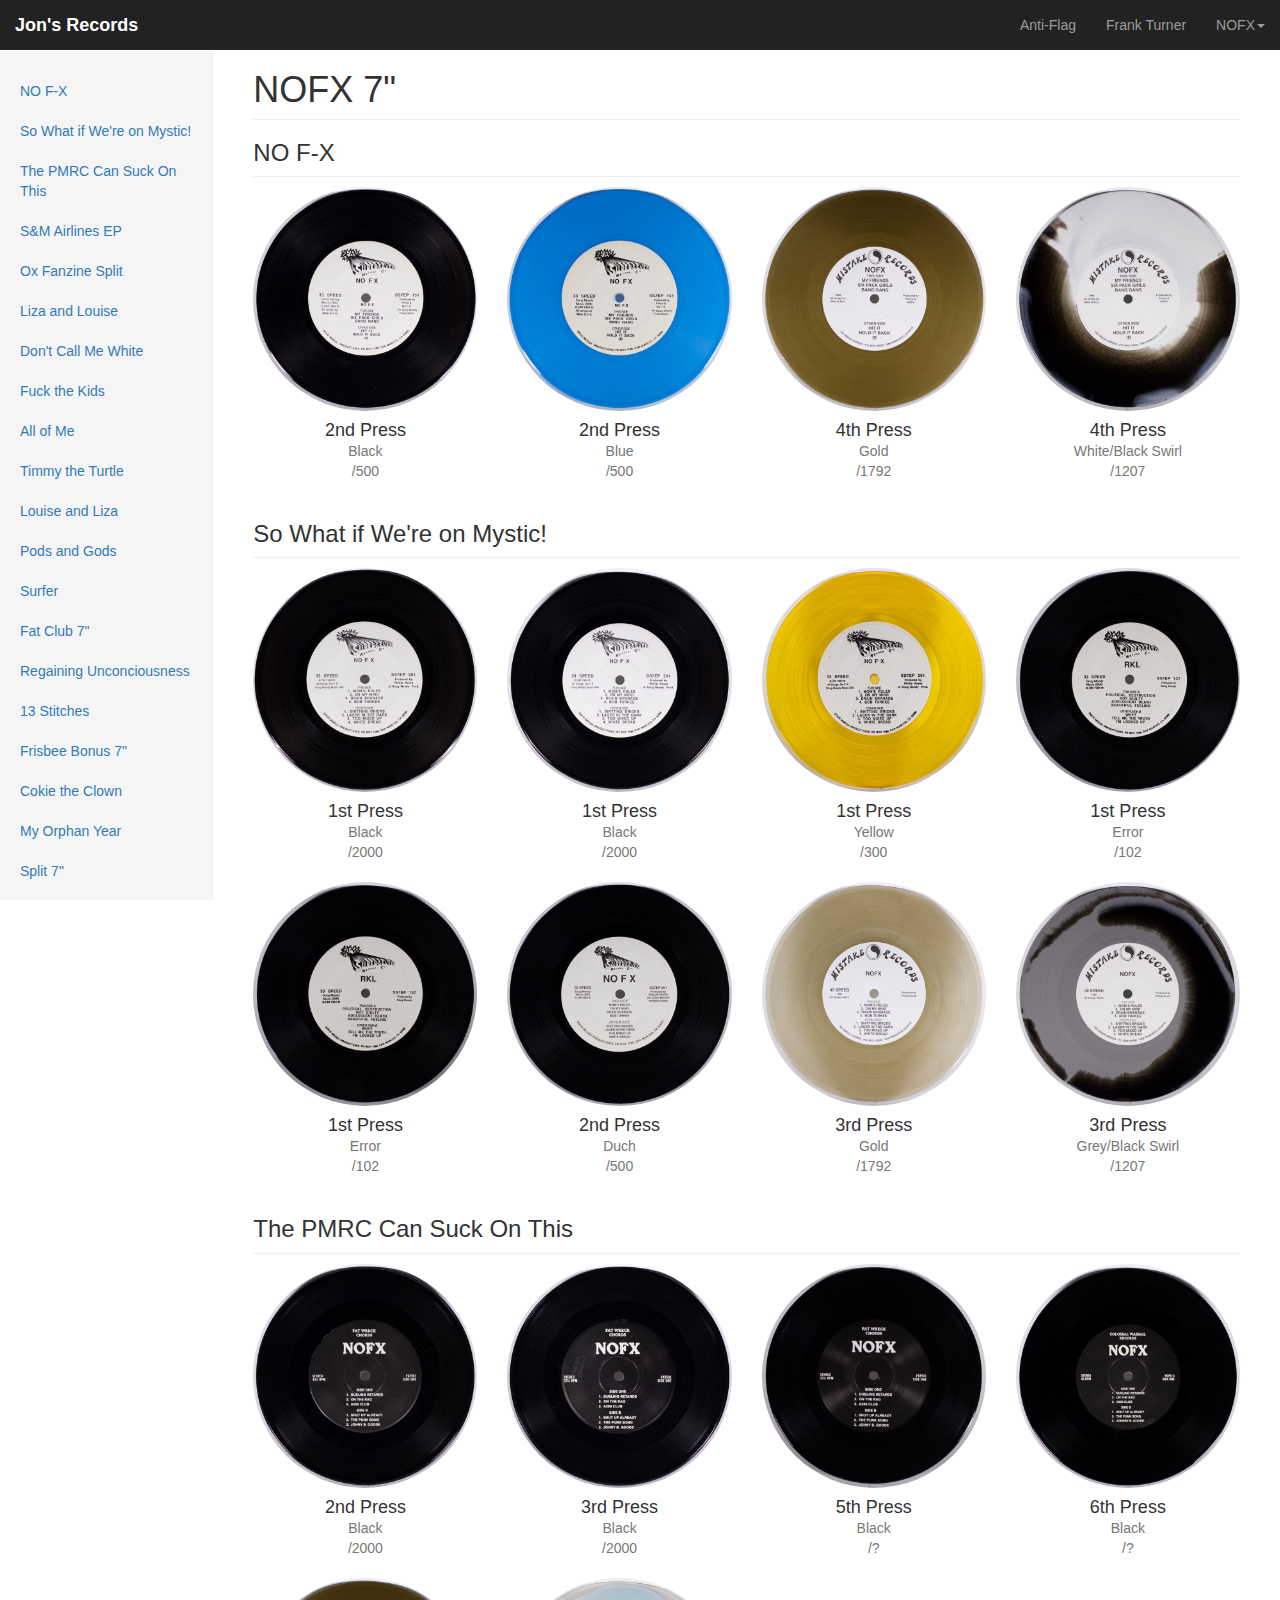
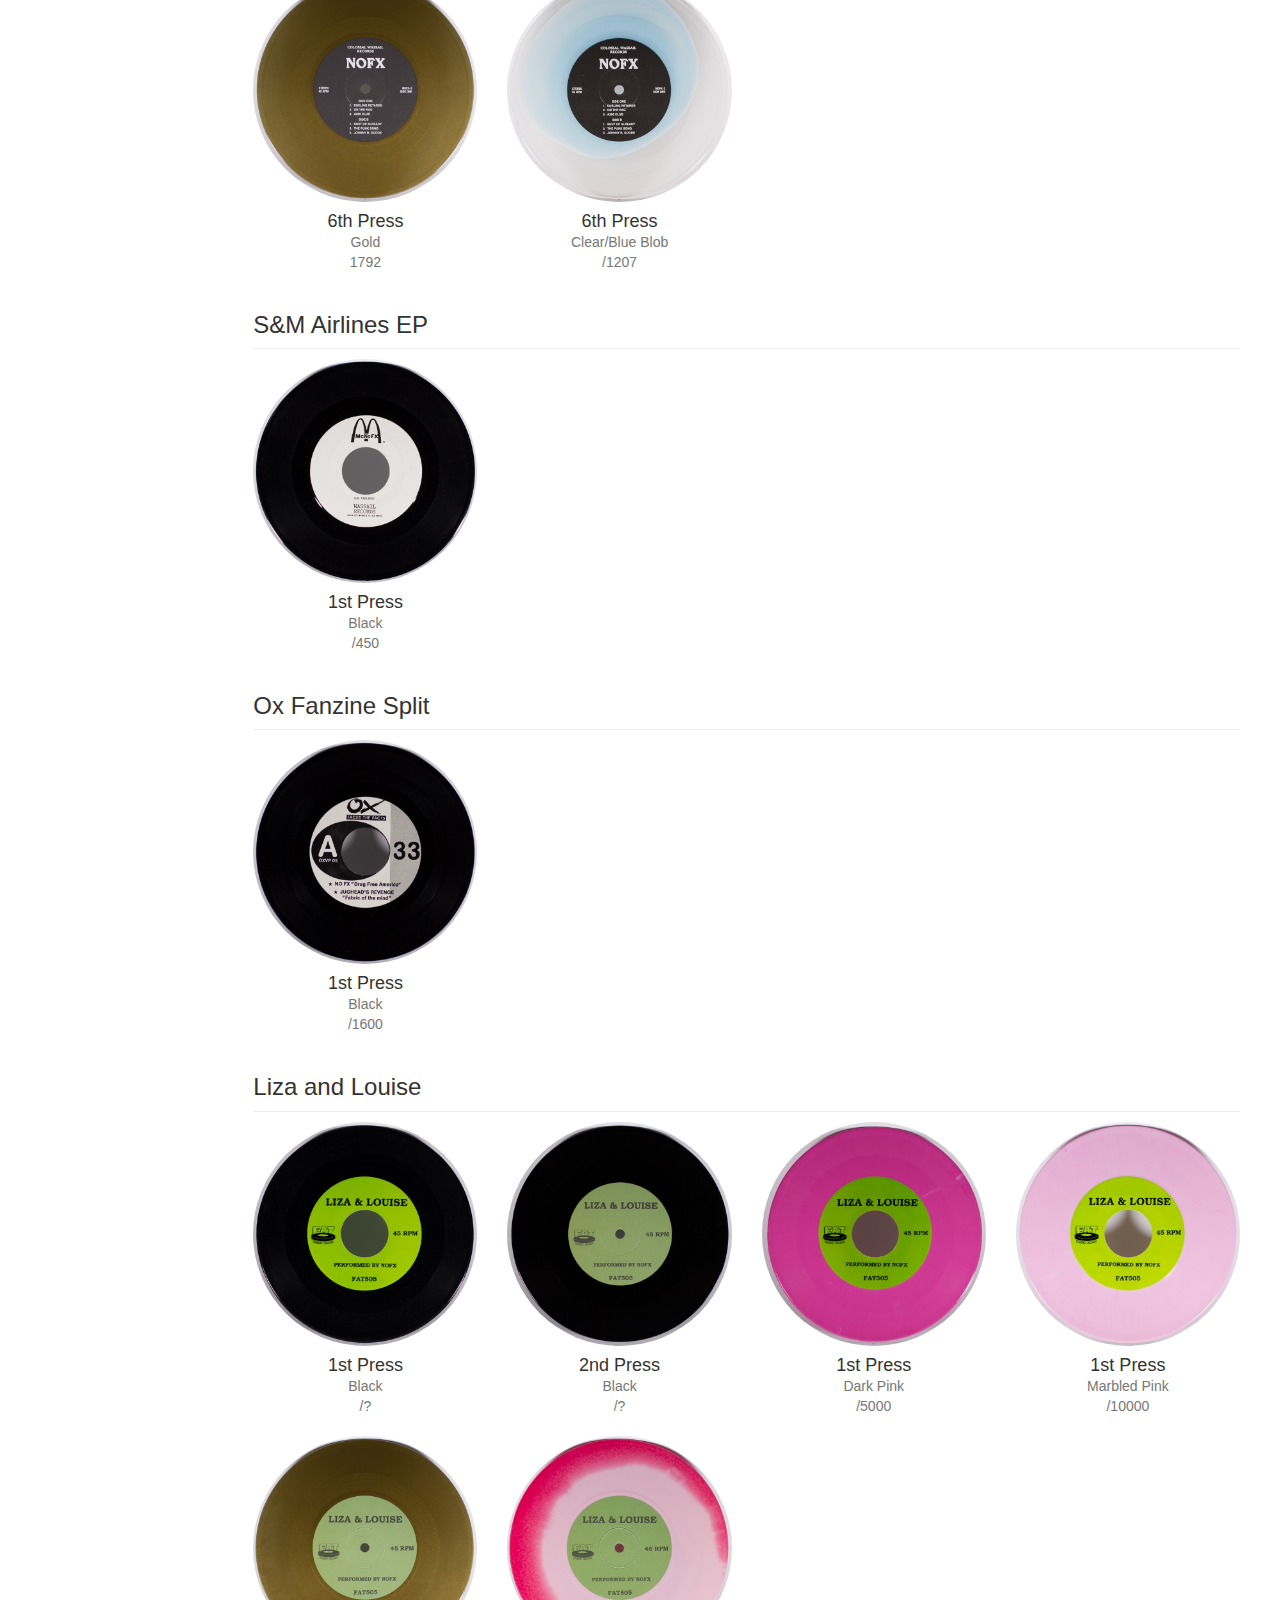
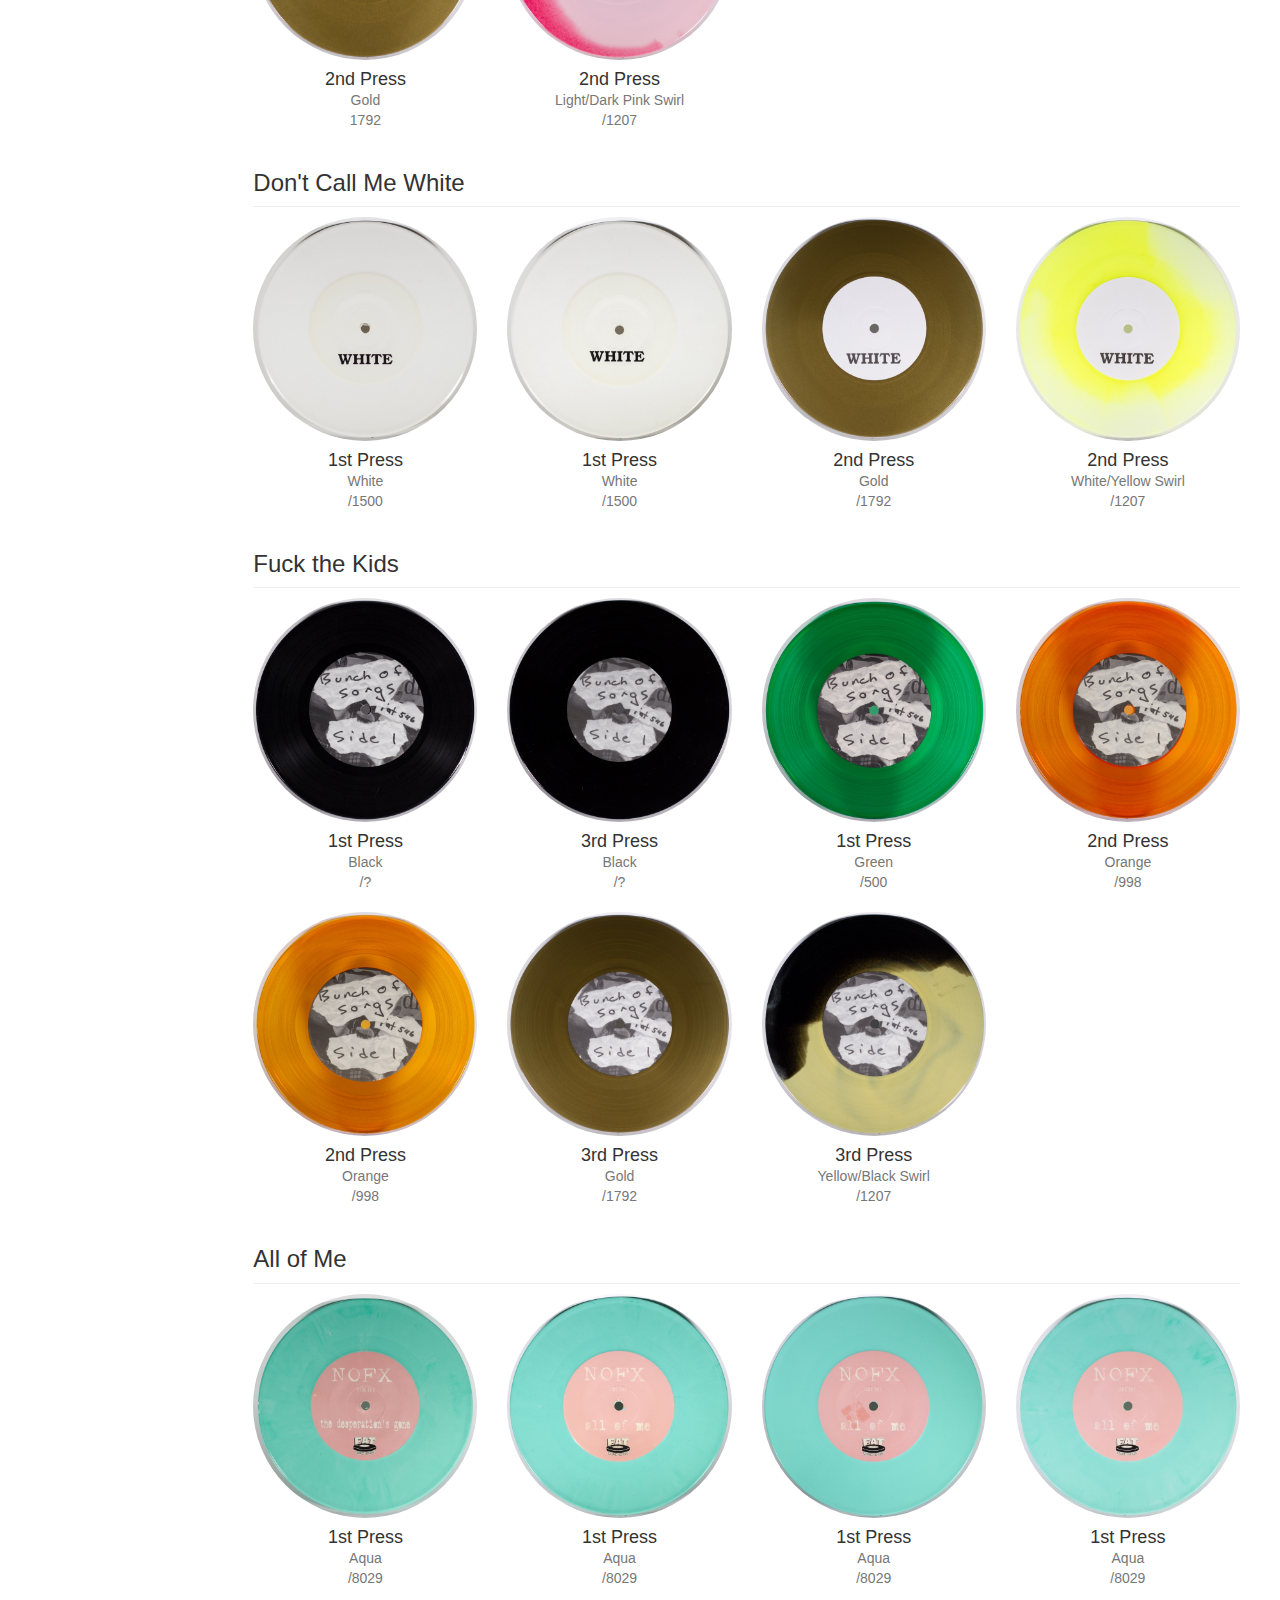
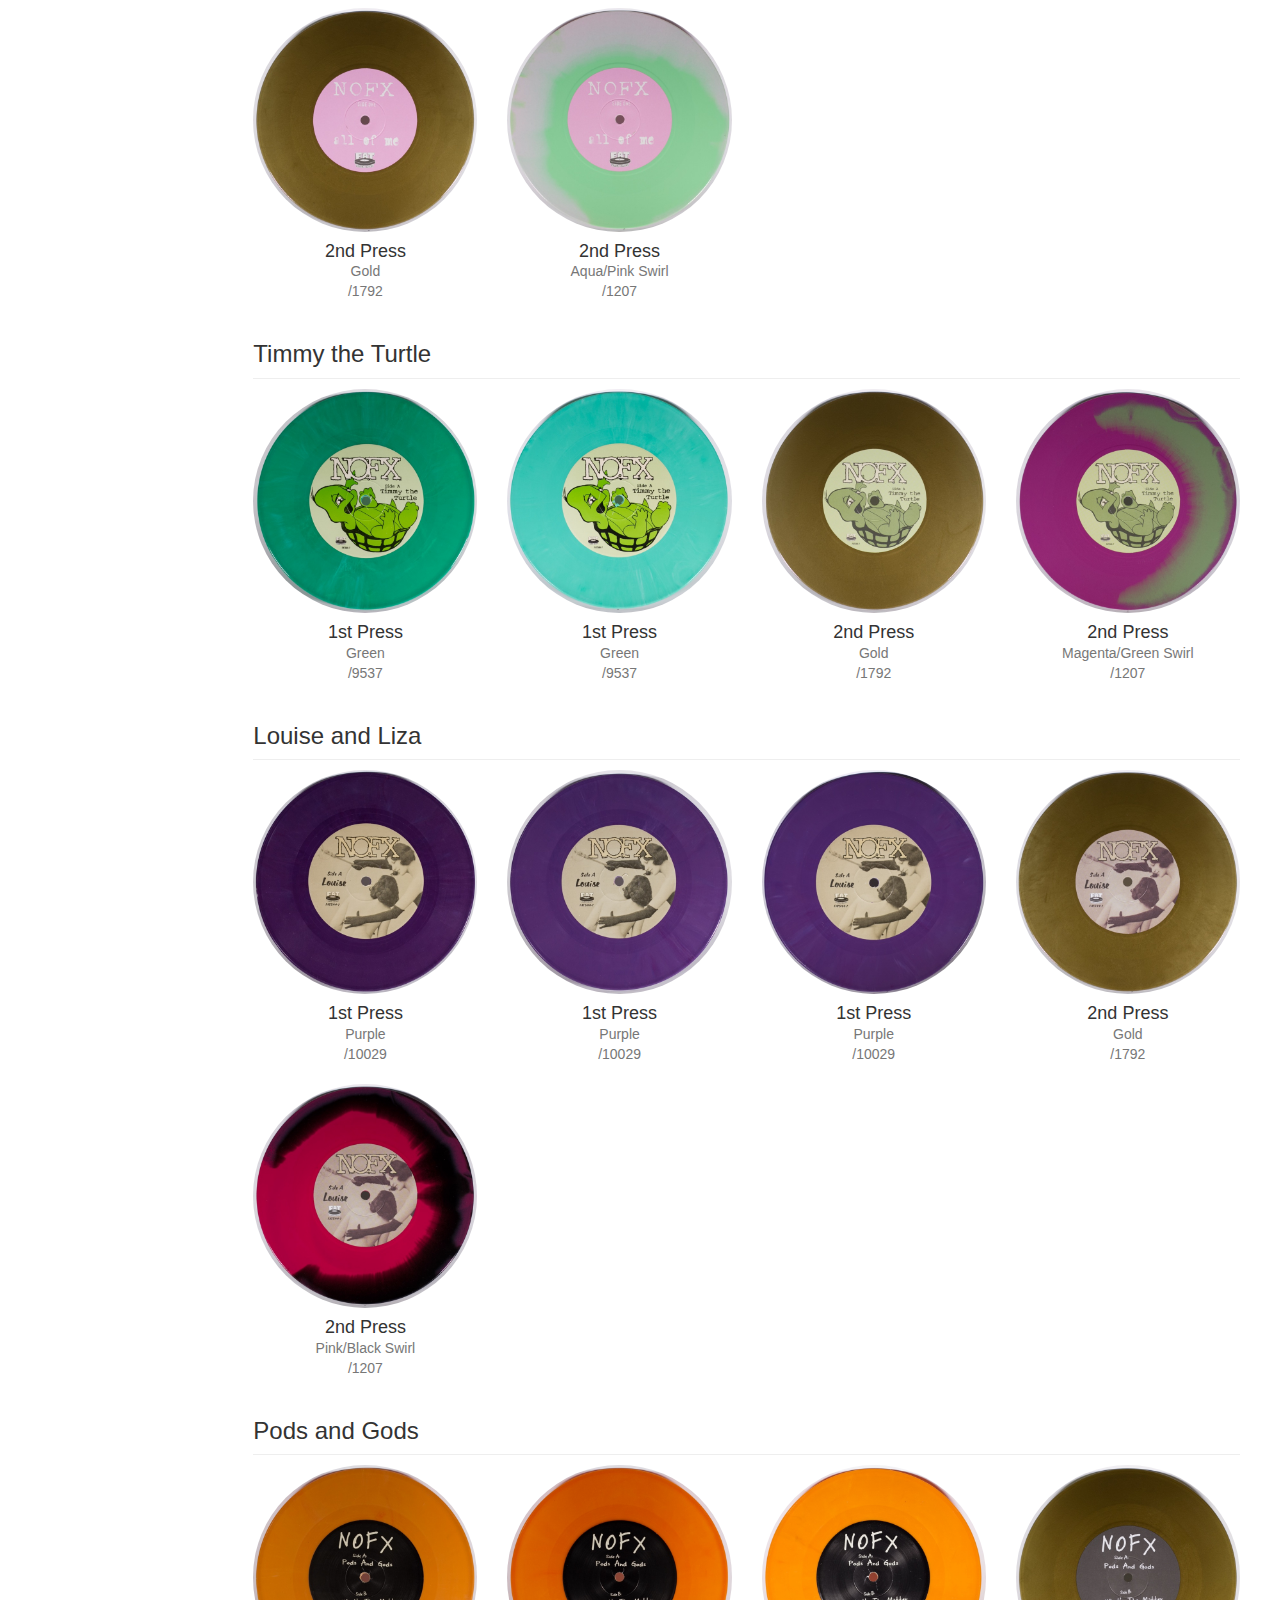
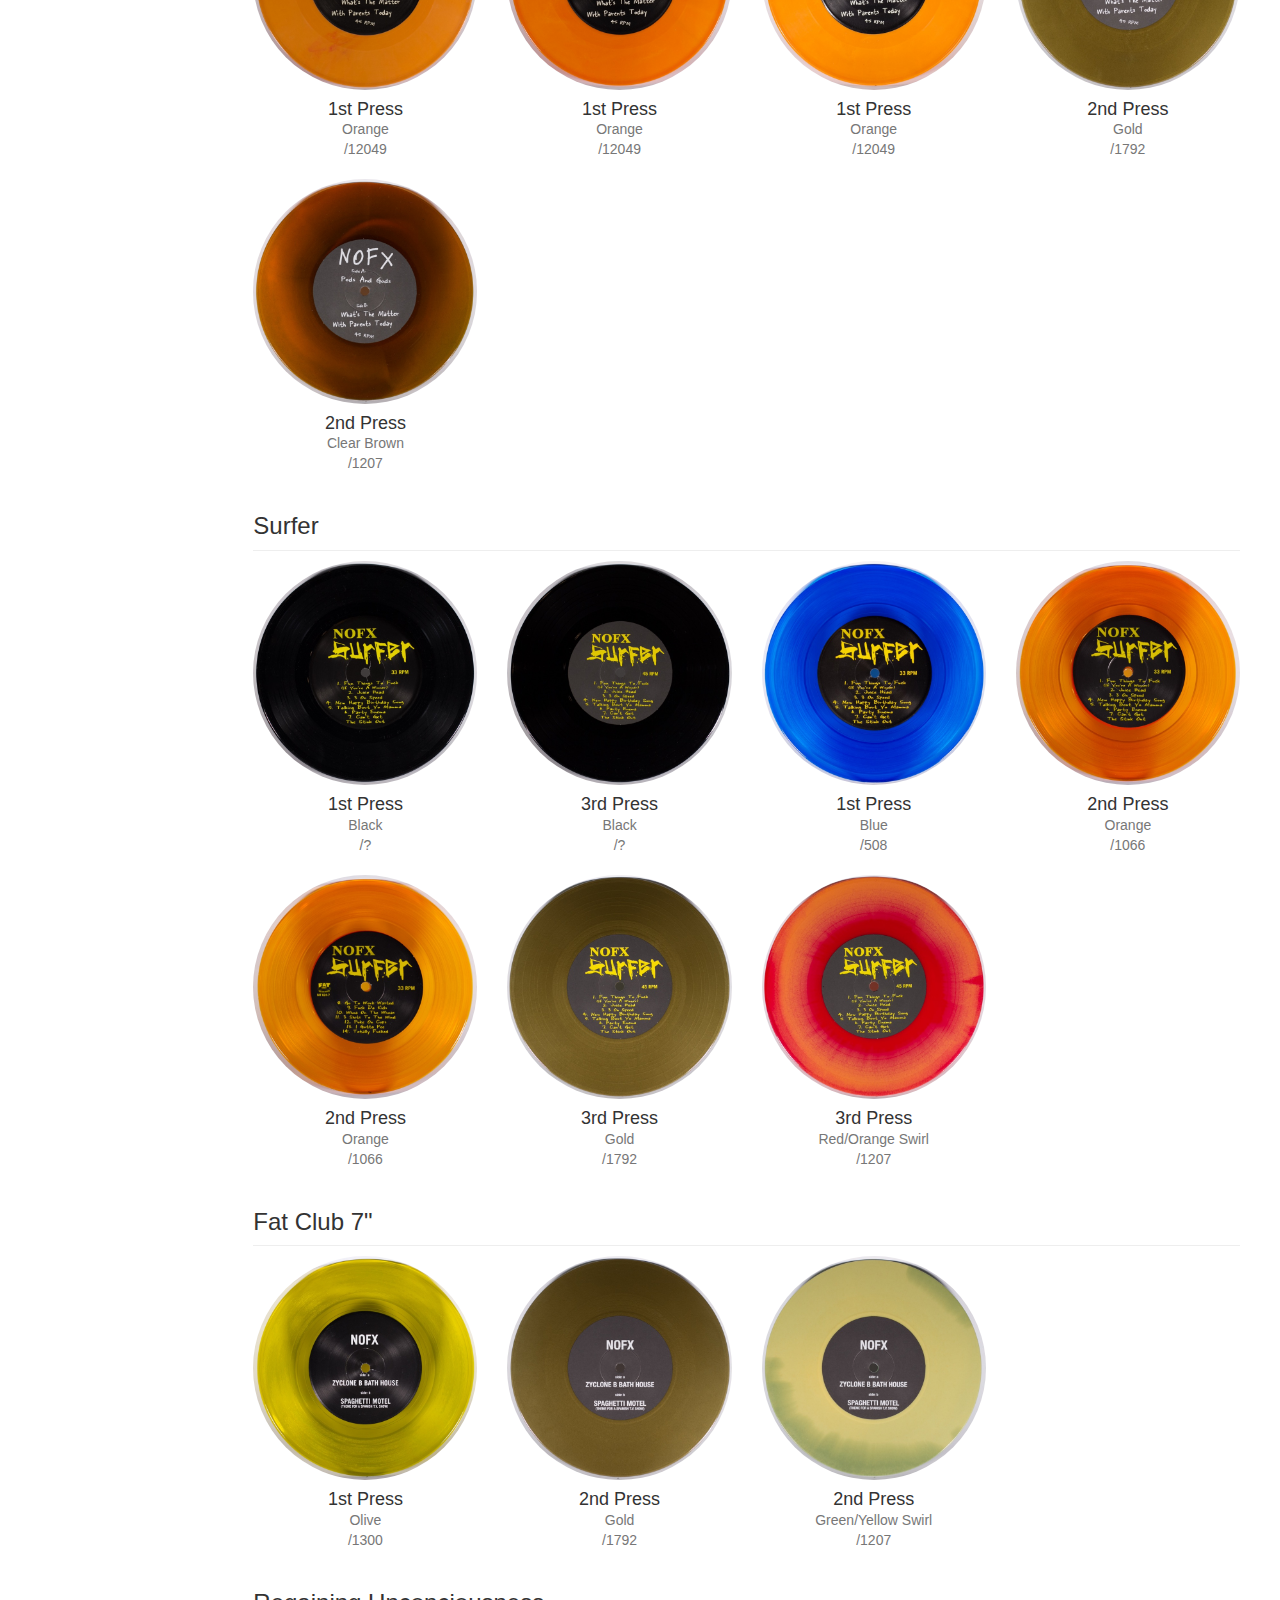
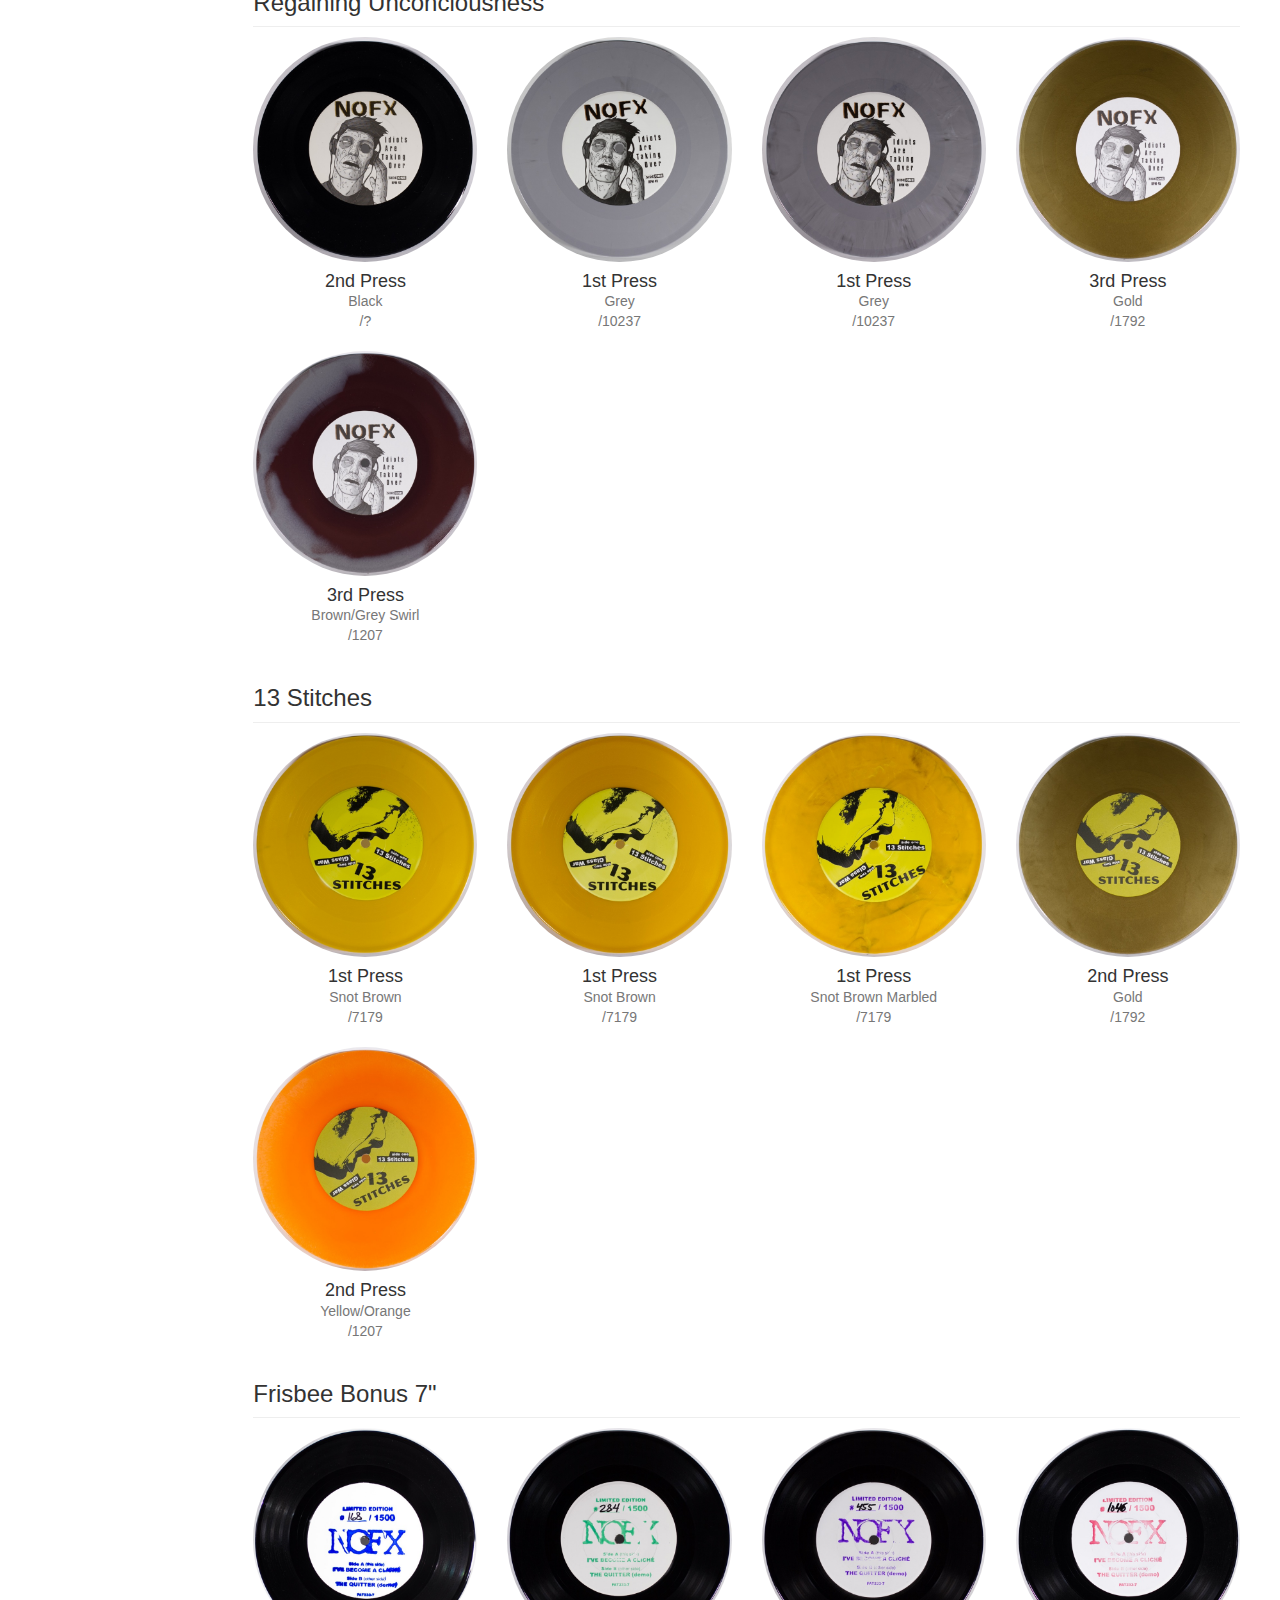
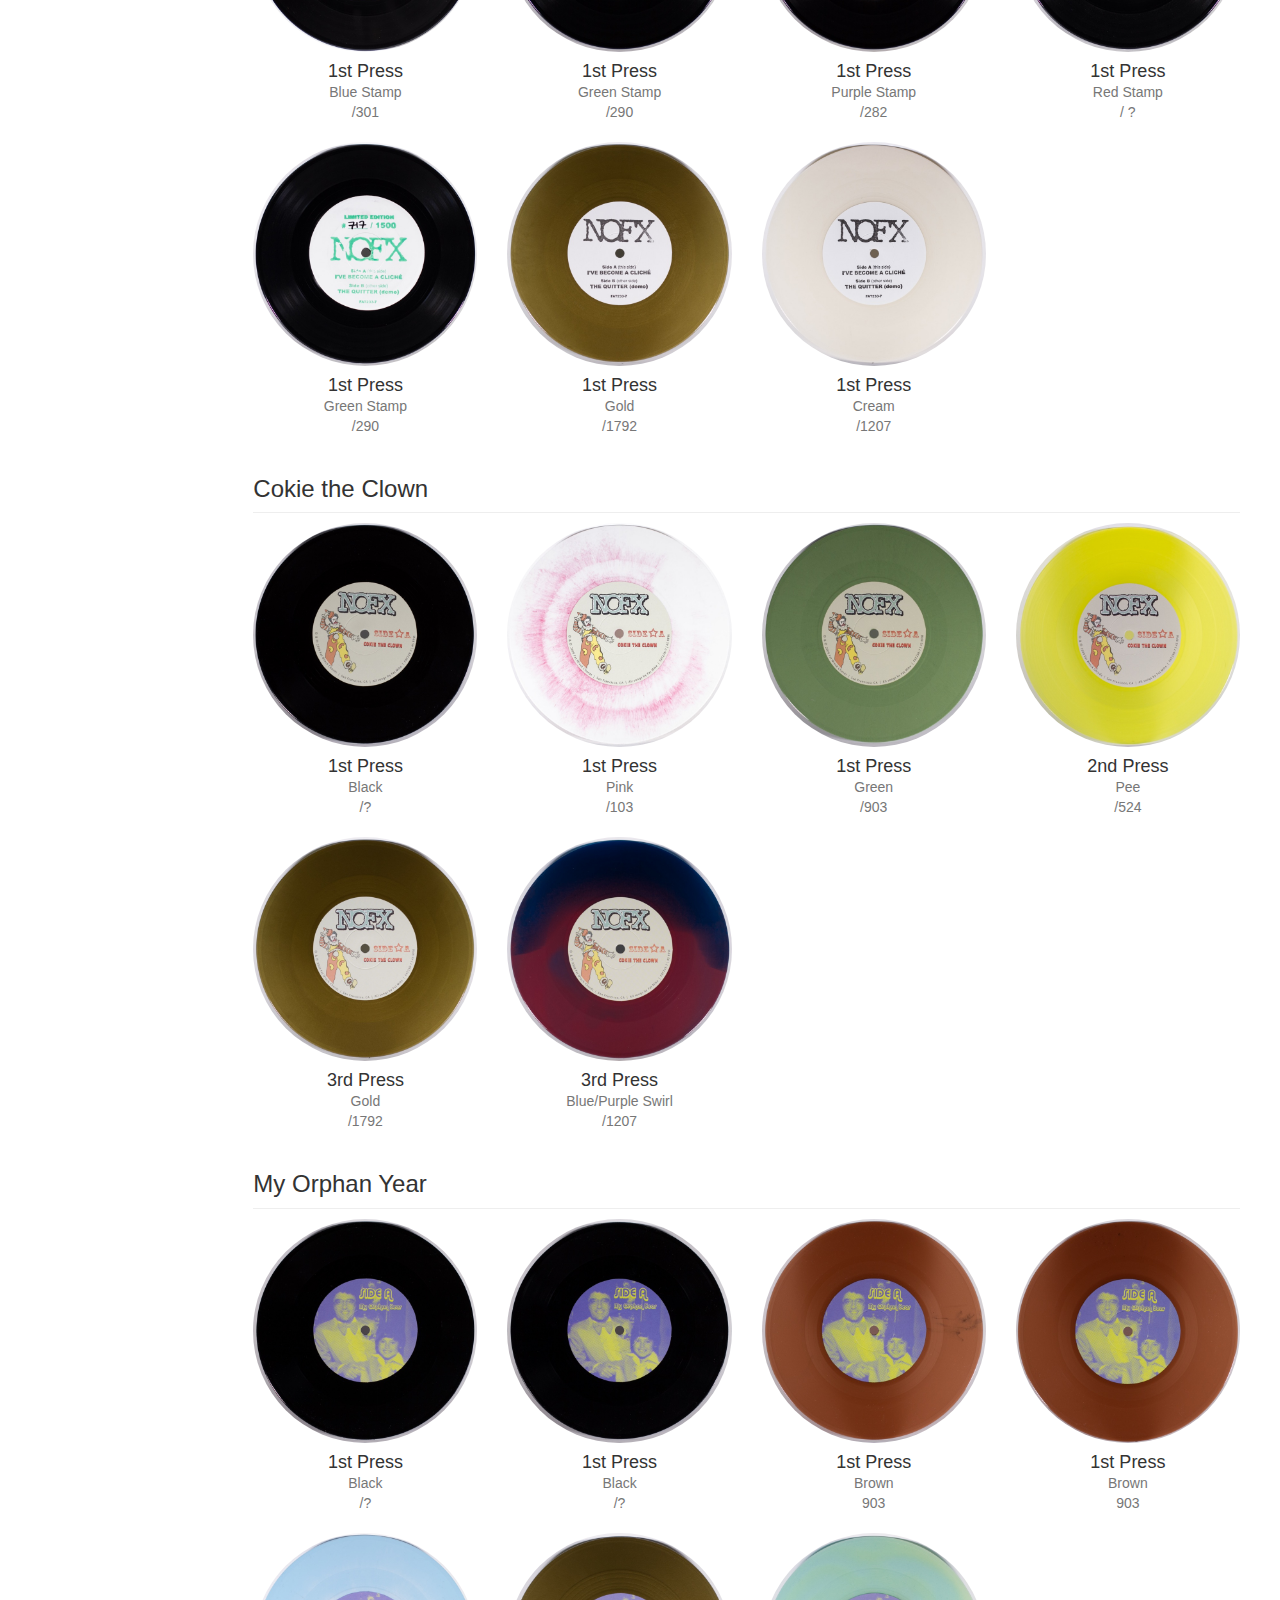
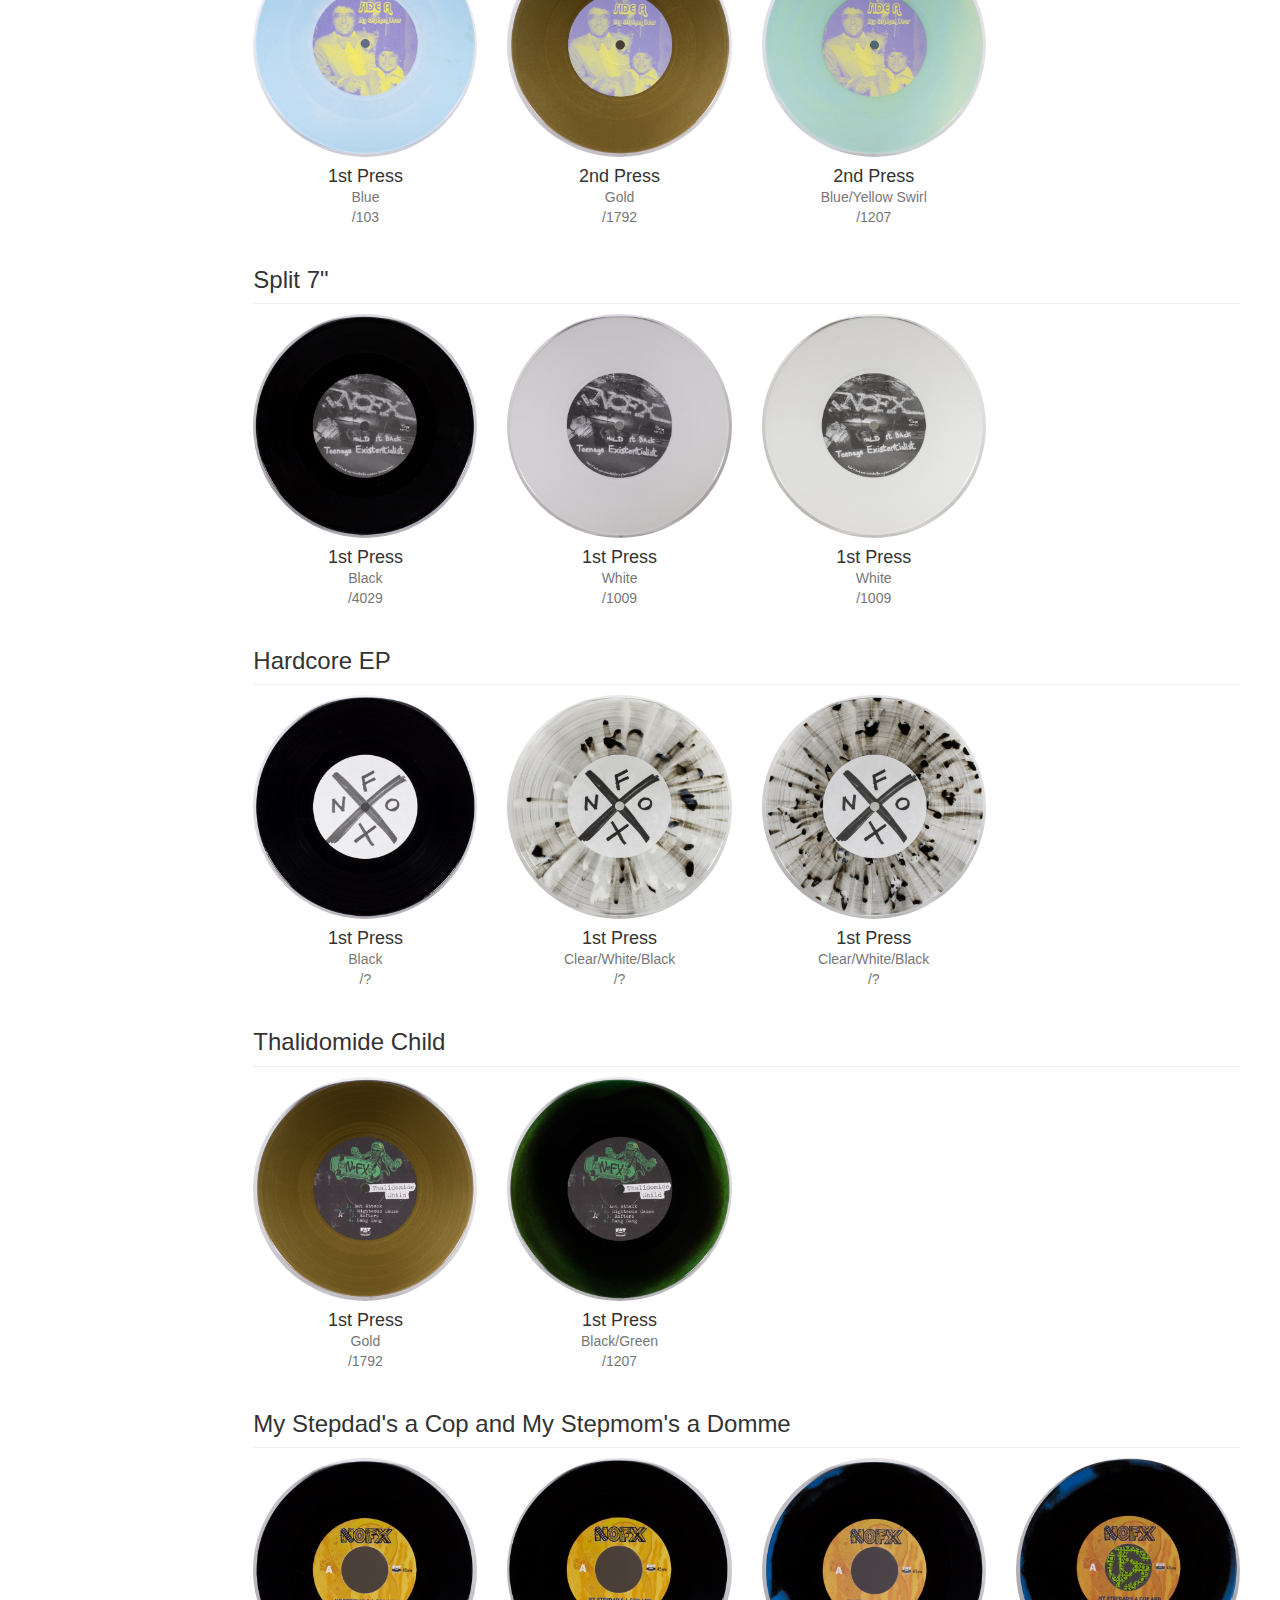
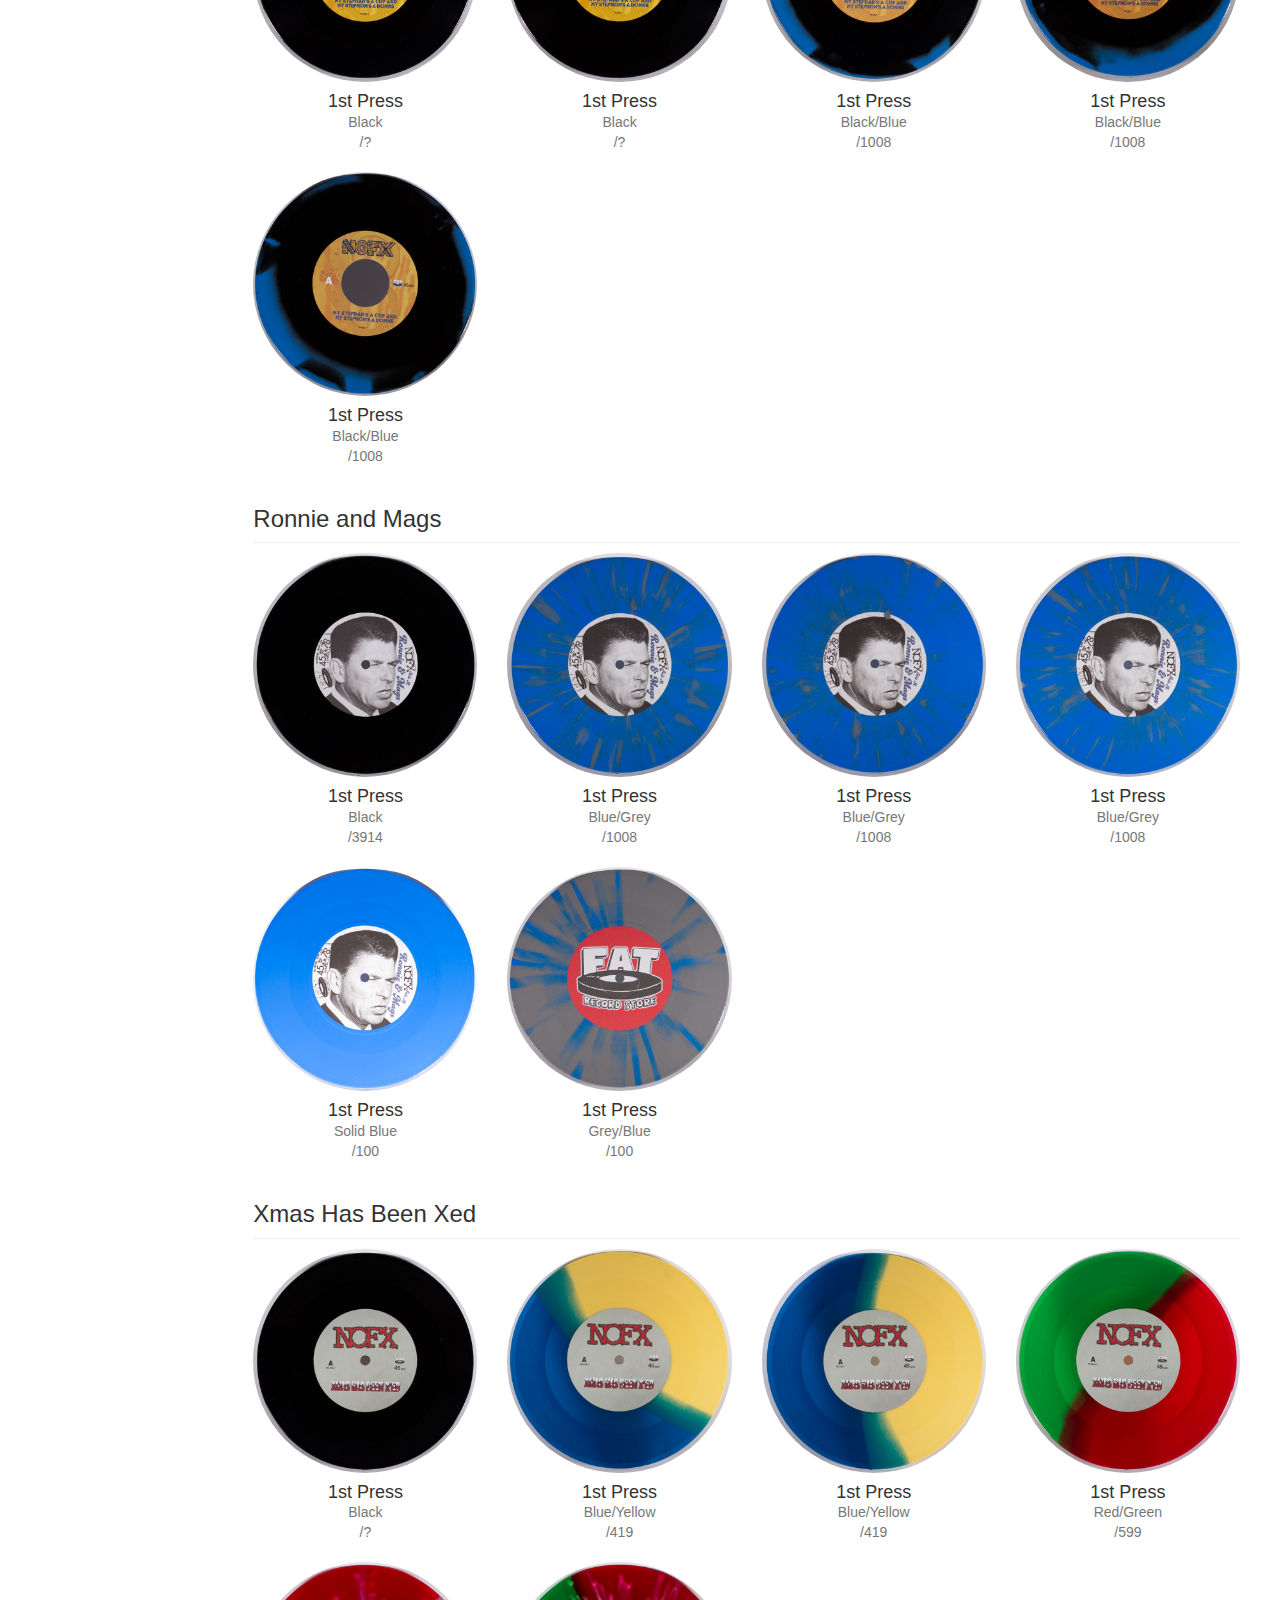
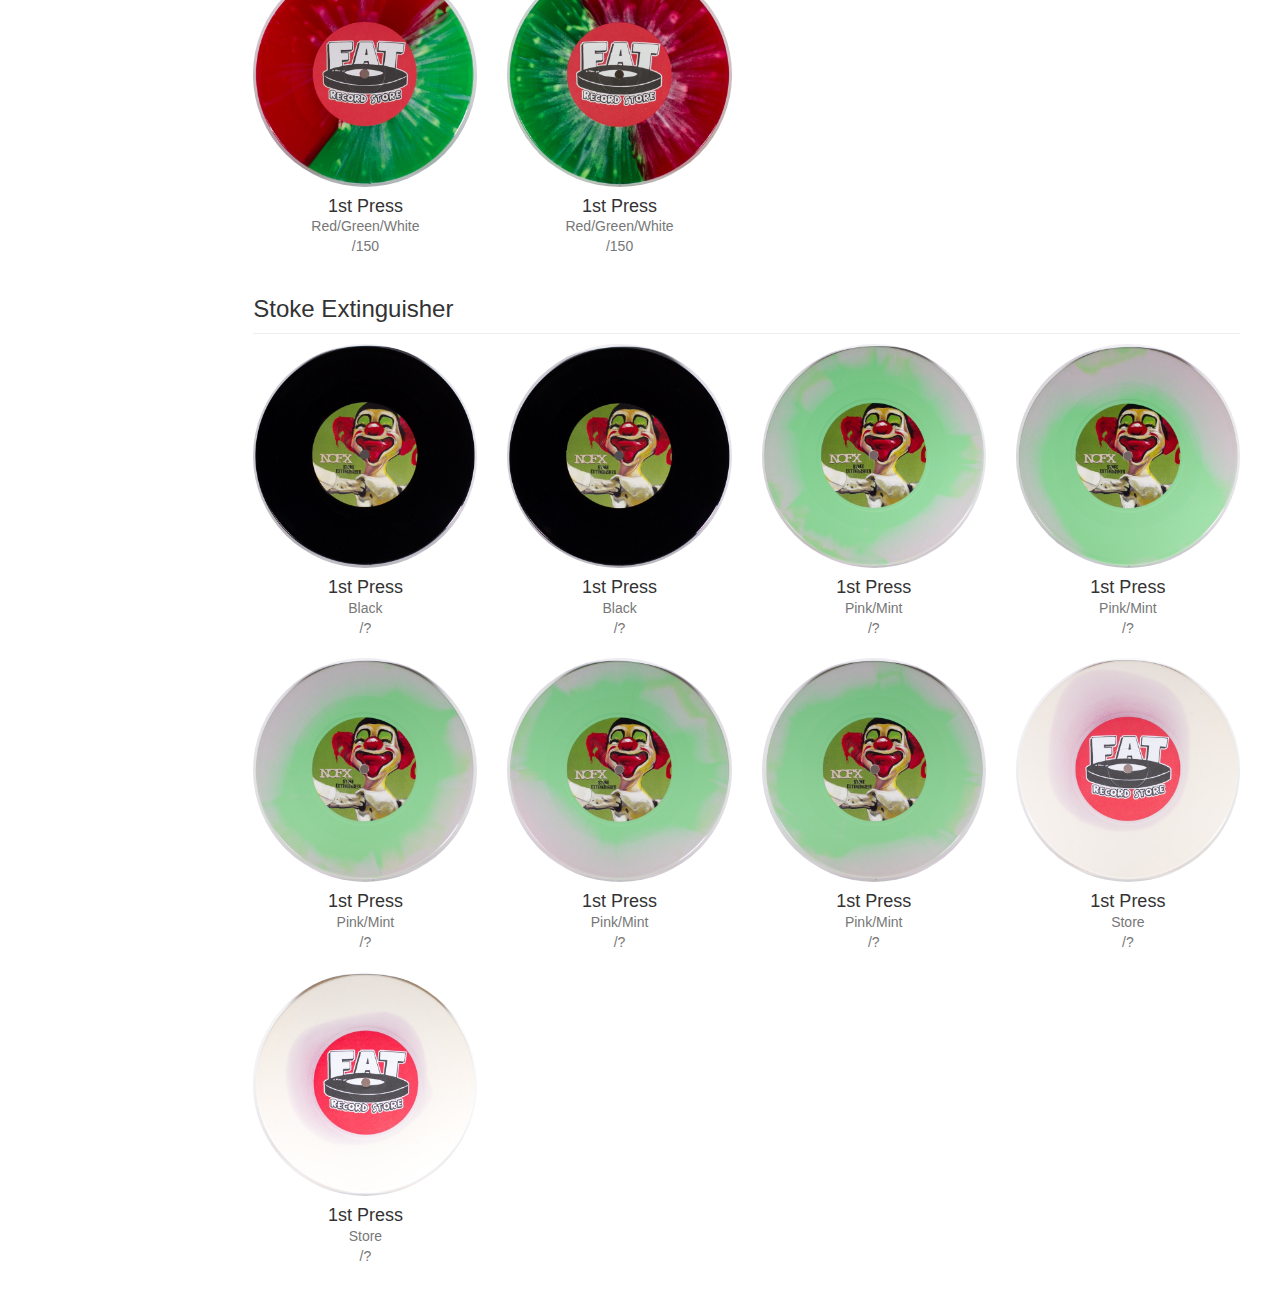
<file: nofx7.html>
<!DOCTYPE html>
<html lang="en">
  <head>
    <meta charset="utf-8">
    <meta http-equiv="X-UA-Compatible" content="IE=edge">
    <meta name="viewport" content="width=device-width, initial-scale=1">
    <meta name="description" content="">
    <meta name="author" content="">
    <link rel="icon" href="../../favicon.ico">

    <title>Bootstrap record page</title>
    <link href="css/bootstrap.min.css" rel="stylesheet">
    <link href="recordpage.css" rel="stylesheet">

    <!-- HTML5 shim and Respond.js for IE8 support of HTML5 elements and media queries -->
    <!--[if lt IE 9]>
      <script src="https://oss.maxcdn.com/html5shiv/3.7.2/html5shiv.min.js"></script>
      <script src="https://oss.maxcdn.com/respond/1.4.2/respond.min.js"></script>
    <![endif]-->
  </head>

  <body>

    <nav class="navbar navbar-inverse navbar-fixed-top" role="navigation">
      <div class="container-fluid">
        <div class="navbar-header">
          <button type="button" class="navbar-toggle collapsed" data-toggle="collapse" data-target="#navbar" aria-expanded="false" aria-controls="navbar">
            <span class="sr-only">Toggle navigation</span>
            <span class="icon-bar"></span>
            <span class="icon-bar"></span>
            <span class="icon-bar"></span>
          </button>
          <a class="navbar-brand" href="#"><b>Jon's Records</b></a>
        </div>
        <div id="navbar" class="navbar-collapse collapse">
          <ul class="nav navbar-nav navbar-right">
              <li><a href="#">Anti-Flag</a></li>
              <li><a href="#">Frank Turner</a></li>
          <li class="dropdown">
          <a href="#" class="dropdown-toggle" data-toggle="dropdown" role="button" aria-expanded="false">NOFX<span class="caret"></span></a>
                        <ul class="dropdown-menu" role="menu">
                          <li><a href="nofx7.html">7"</a></li>
                          <li><a href="#">10"</a></li>
                          <li><a href="nofx12.html">12"</a></li>
                        </ul>
                      </li>
          </ul>
        </div>
      </div>
    </nav>

    <div class="container-fluid">
      <div class="row">
        <div class="col-sm-3 col-md-2 sidebar">
          <ul class="nav nav-sidebar">
              
              <script>
               if (window.XMLHttpRequest)
                 {// code for IE7+, Firefox, Chrome, Opera, Safari
                 xmlhttp=new XMLHttpRequest();
                 }
               else
                 {// code for IE6, IE5
                 xmlhttp=new ActiveXObject("Microsoft.XMLHTTP");
                 }
               xmlhttp.open("GET","./NOFX7.xml",false);
               xmlhttp.send();
               xmlDoc=xmlhttp.responseXML;

               var Albumold = "none"
                  // Retrieve each customer in turn.
                  //document.write(xmlDoc.documentElement.childNodes.length)

                  for (var i = 0; i < xmlDoc.documentElement.childNodes.length; i++)
                  {

                   // Access each of the data values.
                   var Album = xmlDoc.getElementsByTagName("Album")[i].childNodes[0].nodeValue;

                   if (Album != Albumold){
                      document.write("<li><a href=\"#");
                      document.write(Album.replace(/\s+/g, ''));
                      document.write("\">");
                      document.write(Album);
                      document.write("</a></li>");
                   }

                   var Albumold = Album;
                  }

               //console.log(document.getElementById("Al"));
               //document.write(xmlDoc.getElementsByTagName("Color")[1].childNodes[0].nodeValue);

               </script>
              
              
            <!--<li><a href="#">Anti-Flag </a></li>
            <li><a href="#">Frank Turner</a></li>
            <li class="active"><a href="#">NOFX <span class="sr-only">(current)</span></a></li>
            -->
          </ul>
        </div>
        <div class="col-sm-9 col-sm-offset-3 col-md-10 col-md-offset-2 main">
          
         <h1 class="page-header">NOFX 7"</h1>
         
         <script>
         if (window.XMLHttpRequest)
           {// code for IE7+, Firefox, Chrome, Opera, Safari
           xmlhttp=new XMLHttpRequest();
           }
         else
           {// code for IE6, IE5
           xmlhttp=new ActiveXObject("Microsoft.XMLHTTP");
           }
         xmlhttp.open("GET","./NOFX7.xml",false);
         xmlhttp.send();
         xmlDoc=xmlhttp.responseXML;
         
         var Albumold = "none"
            // Retrieve each customer in turn.
            //document.write(xmlDoc.documentElement.childNodes.length)
            
            for (var i = 0; i < xmlDoc.documentElement.childNodes.length; i++)
            {

             // Access each of the data values.
             var Album = xmlDoc.getElementsByTagName("Album")[i].childNodes[0].nodeValue;
             var Color = xmlDoc.getElementsByTagName("Color")[i].childNodes[0].nodeValue;
             var Press = xmlDoc.getElementsByTagName("Press")[i].childNodes[0].nodeValue;
             var Rarity = xmlDoc.getElementsByTagName("Rarity")[i].childNodes[0].nodeValue;
             var Aside = xmlDoc.getElementsByTagName("A-Side")[i].childNodes[0].nodeValue;



             // Write the data to the page.
             if ((Album != Albumold)&&(i!=0)){
                document.write("</div>");
             }

             if (Album != Albumold){
                document.write("<a name=\"");
                document.write(Album.replace(/\s+/g, ''));
                document.write("\"></a>");
                document.write("<h3 class=\"sub-header\">");
                document.write(Album);
                document.write("</h3><div class=\"row placeholders\">");
             }
             document.write("<div class=\"col-xs-6 col-sm-3 record\"><img src=\"");
             document.write(Aside);
             document.write("\" class=\"img-responsive\" alt=\"Generic record thumbnail\"><h4>");
             document.write(Press);
             document.write("</h4><span class=\"text-muted\">");
             document.write(Color);
             document.write("</span><br>");
             document.write("<span class=\"text-muted\">");
             document.write(Rarity);
             document.write("</span></div>");
             
             var Albumold = Album;
            }
         
         //console.log(document.getElementById("Al"));
         //document.write(xmlDoc.getElementsByTagName("Color")[1].childNodes[0].nodeValue);
         
         </script>
          
        </div>
      </div>
    </div>

    <!-- Bootstrap core JavaScript
    ================================================== -->
    <!-- Placed at the end of the document so the pages load faster -->
    <script src="https://ajax.googleapis.com/ajax/libs/jquery/1.11.1/jquery.min.js"></script>
    <script src="js/bootstrap.min.js"></script>

  </body>
</html>
</file>
<file: recordpage.css>
/*
 * Base structure
 */

/* Move down content because we have a fixed navbar that is 50px tall */
body {
  padding-top: 50px;
}


/*
 * Global add-ons
 */

.sub-header {
  padding-bottom: 10px;
  border-bottom: 1px solid #eee;
}

/*
 * Top navigation
 * Hide default border to remove 1px line.
 */
.navbar-fixed-top {
  border: 0;
}

/*
 * Sidebar
 */

/* Hide for mobile, show later */
.sidebar {
  display: none;
}
@media (min-width: 768px) {
  .sidebar {
    position: fixed;
    top: 51px;
    bottom: 0;
    left: 0;
    z-index: 1000;
    display: block;
    padding: 20px;
    overflow-x: hidden;
    overflow-y: auto; /* Scrollable contents if viewport is shorter than content. */
    background-color: #f5f5f5;
    border-right: 1px solid #eee;
  }
}

/* Sidebar navigation */
.nav-sidebar {
  margin-right: -21px; /* 20px padding + 1px border */
  margin-bottom: 20px;
  margin-left: -20px;
}
.nav-sidebar > li > a {
  padding-right: 20px;
  padding-left: 20px;
}
.nav-sidebar > .active > a,
.nav-sidebar > .active > a:hover,
.nav-sidebar > .active > a:focus {
  color: #fff;
  background-color: #428bca;
}


/*
 * Main content
 */

.main {
  padding: 20px;
}
@media (min-width: 768px) {
  .main {
    padding-right: 40px;
    padding-left: 40px;
  }
}
.main .page-header {
  margin-top: 0;
}


/*
 * Placeholder dashboard ideas
 */

.record {
  margin-bottom: 30px;
  text-align: center;
}
.record h4 {
  margin-bottom: 0;
}
.record {
  margin-bottom: 20px;
}
.record img {
  display: inline-block;
  border-radius: 50%;
}
</file>
